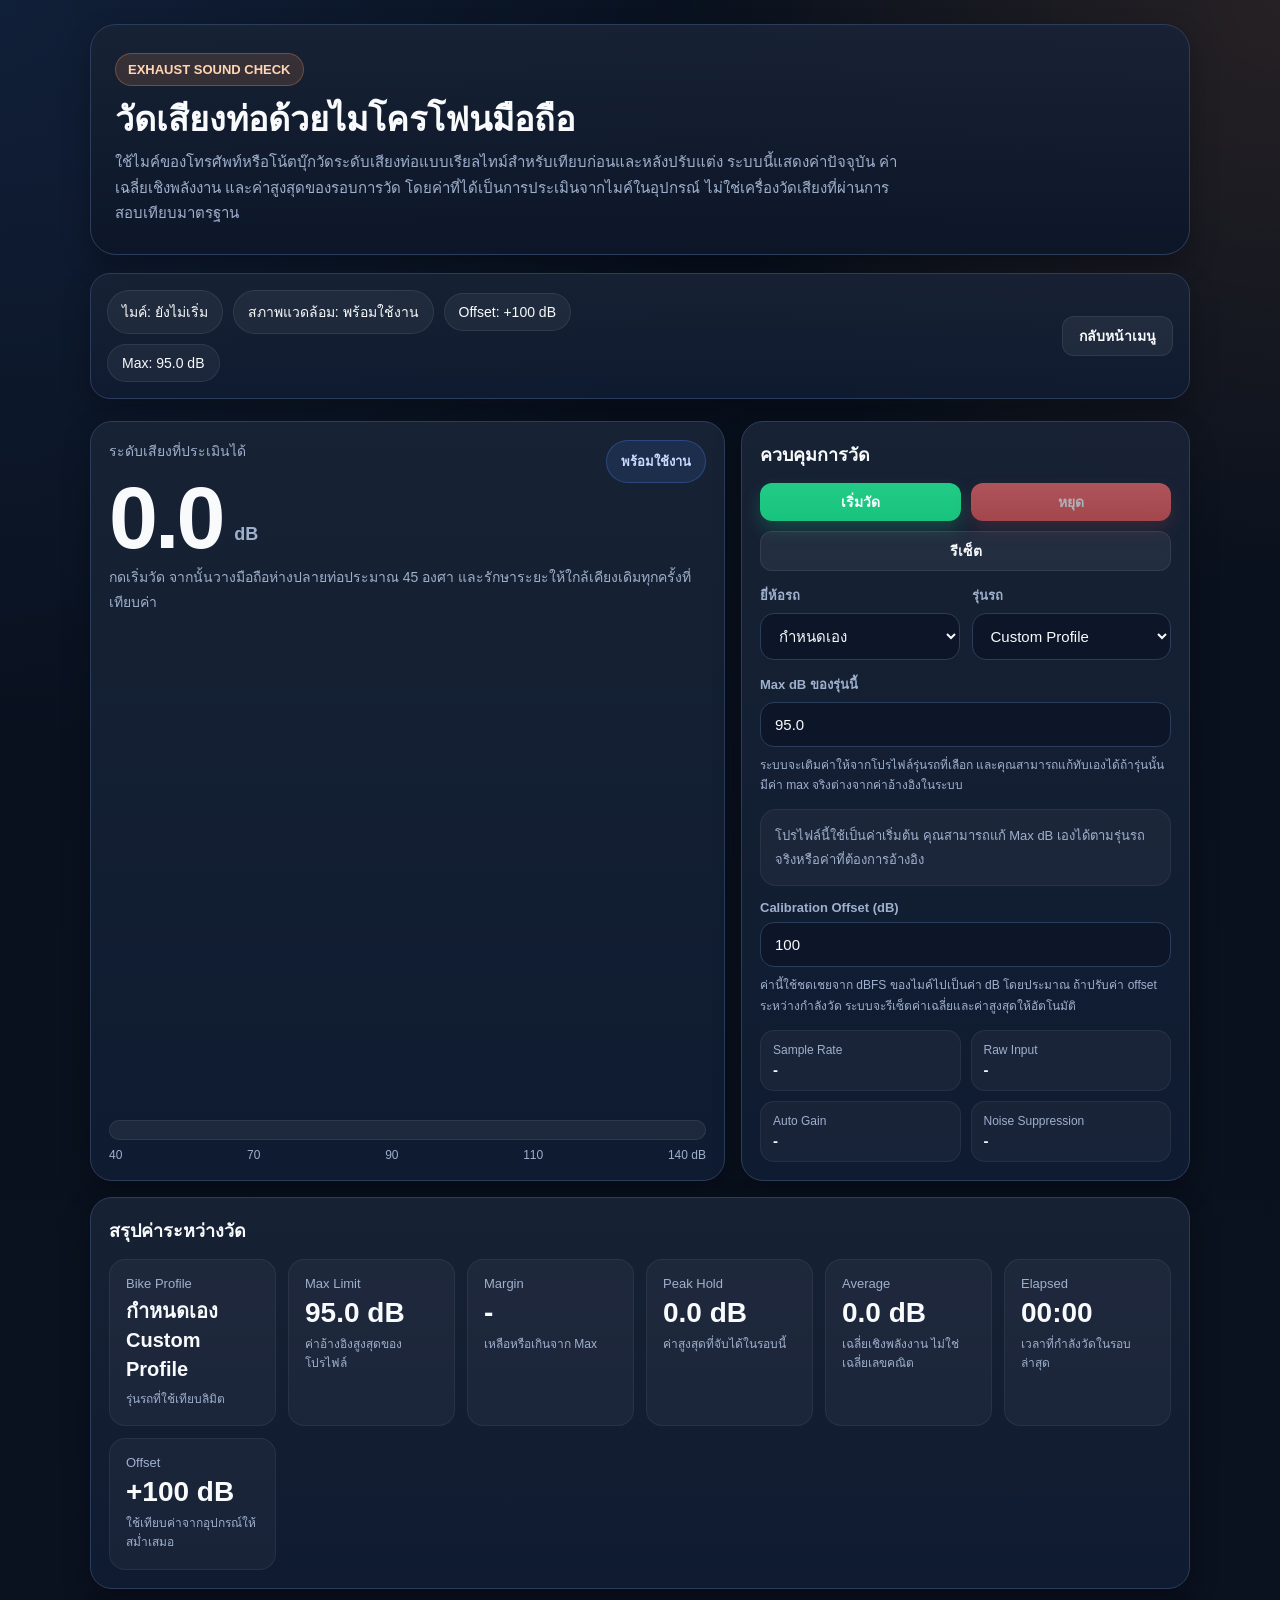
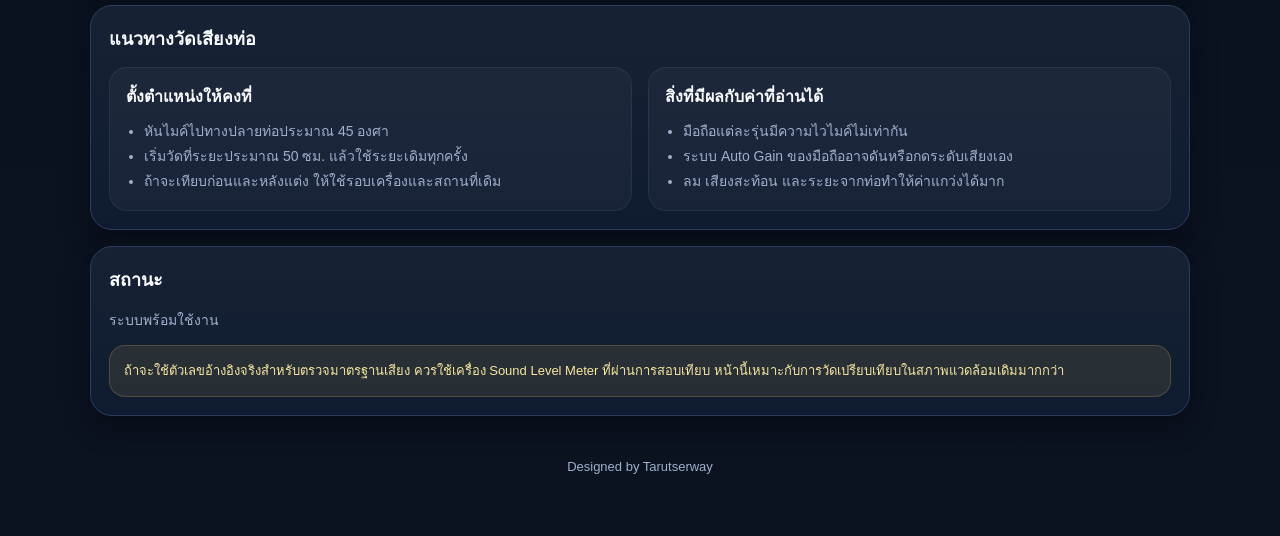
<file: exhaust-sound.html>
<!doctype html>
<html lang="th">
<head>
  <meta charset="utf-8">
  <meta name="viewport" content="width=device-width, initial-scale=1">
  <title>TR REMAP Exhaust Sound Meter</title>
  <style>
    :root{
      --bg:#0b1220;
      --panel:#182235;
      --panel-2:#0f1b31;
      --panel-3:#0c1628;
      --border:#2c3d5c;
      --text:#f8fafc;
      --muted:#9fb0cd;
      --blue:#4f8cff;
      --green:#18c37e;
      --red:#ef5b5b;
      --yellow:#f4c95d;
      --orange:#ff9d57;
      --shadow:0 12px 28px rgba(0,0,0,.28);
      --meter:#4f8cff;
    }

    *{
      box-sizing:border-box;
    }

    body{
      margin:0;
      font-family:Arial, Helvetica, sans-serif;
      background:
        radial-gradient(circle at top left, rgba(79,140,255,.12), transparent 30%),
        radial-gradient(circle at top right, rgba(255,157,87,.12), transparent 24%),
        linear-gradient(180deg, #08101d 0%, #0b1220 100%);
      color:var(--text);
      min-height:100vh;
    }

    .container{
      width:min(1100px, calc(100% - 24px));
      margin:24px auto 40px;
    }

    .hero{
      background:linear-gradient(180deg, rgba(24,34,53,.95), rgba(12,22,40,.95));
      border:1px solid var(--border);
      border-radius:26px;
      padding:28px 24px;
      box-shadow:var(--shadow);
      margin-bottom:18px;
    }

    .badge{
      display:inline-flex;
      align-items:center;
      gap:8px;
      padding:8px 12px;
      border-radius:999px;
      background:rgba(255,157,87,.14);
      border:1px solid rgba(255,157,87,.28);
      color:#ffd5b2;
      font-size:13px;
      font-weight:700;
      margin-bottom:14px;
    }

    .hero h1{
      margin:0;
      font-size:34px;
      line-height:1.15;
    }

    .subtitle{
      margin-top:10px;
      color:var(--muted);
      font-size:15px;
      line-height:1.7;
      max-width:800px;
    }

    .topbar{
      display:flex;
      justify-content:space-between;
      align-items:center;
      gap:14px;
      flex-wrap:wrap;
      margin:18px 0 22px;
      background:linear-gradient(180deg, rgba(24,34,53,.92), rgba(15,27,49,.92));
      border:1px solid var(--border);
      border-radius:20px;
      padding:16px;
      box-shadow:var(--shadow);
    }

    .topbar-left{
      display:flex;
      gap:10px;
      flex-wrap:wrap;
      align-items:center;
      flex:1 1 320px;
      min-width:0;
    }

    .user-pill{
      padding:10px 14px;
      border-radius:999px;
      background:rgba(255,255,255,.05);
      border:1px solid rgba(255,255,255,.08);
      color:var(--text);
      font-size:14px;
      white-space:nowrap;
    }

    .user-actions{
      display:flex;
      gap:10px;
      flex-wrap:wrap;
      justify-content:flex-end;
      flex:1 1 320px;
    }

    .btn{
      border:none;
      outline:none;
      cursor:pointer;
      border-radius:12px;
      padding:12px 16px;
      font-size:14px;
      font-weight:700;
      transition:.18s ease;
      text-decoration:none;
      display:inline-flex;
      align-items:center;
      justify-content:center;
      line-height:1;
      white-space:nowrap;
    }

    .btn:hover{
      transform:translateY(-1px);
    }

    .btn.primary{
      background:linear-gradient(180deg, #5a95ff, #3f7fff);
      color:#fff;
      box-shadow:0 8px 18px rgba(79,140,255,.28);
    }

    .btn.secondary{
      background:rgba(255,255,255,.06);
      color:var(--text);
      border:1px solid rgba(255,255,255,.08);
    }

    .btn.success{
      background:linear-gradient(180deg, #22cc86, #18c37e);
      color:#fff;
      box-shadow:0 8px 18px rgba(24,195,126,.24);
    }

    .btn.danger{
      background:linear-gradient(180deg, #ff7070, #ef5b5b);
      color:#fff;
      box-shadow:0 8px 18px rgba(239,91,91,.22);
    }

    .grid{
      display:grid;
      grid-template-columns:repeat(12, 1fr);
      gap:16px;
    }

    .card{
      background:linear-gradient(180deg, rgba(24,34,53,.96), rgba(15,27,49,.96));
      border:1px solid var(--border);
      border-radius:22px;
      padding:18px;
      box-shadow:var(--shadow);
    }

    .card h3{
      margin:0 0 14px;
      font-size:18px;
    }

    .live-card{
      grid-column:span 7;
      min-height:320px;
      display:flex;
      flex-direction:column;
      justify-content:space-between;
    }

    .control-card{
      grid-column:span 5;
    }

    .stats-card,
    .guide-card,
    .status-card{
      grid-column:span 12;
    }

    .level-head{
      display:flex;
      justify-content:space-between;
      gap:12px;
      align-items:flex-start;
      flex-wrap:wrap;
    }

    .level-label{
      font-size:14px;
      color:var(--muted);
    }

    .level-chip{
      display:inline-flex;
      align-items:center;
      justify-content:center;
      padding:10px 14px;
      border-radius:999px;
      font-size:13px;
      font-weight:700;
      background:rgba(79,140,255,.12);
      border:1px solid rgba(79,140,255,.28);
      color:#c9dbff;
    }

    .level-main{
      display:flex;
      align-items:flex-end;
      gap:12px;
      margin:16px 0 8px;
    }

    .level-value{
      font-size:88px;
      line-height:.9;
      font-weight:900;
      letter-spacing:-3px;
    }

    .level-unit{
      font-size:18px;
      color:var(--muted);
      font-weight:700;
      padding-bottom:12px;
    }

    .level-note{
      color:var(--muted);
      font-size:14px;
      line-height:1.8;
    }

    .meter{
      margin-top:18px;
    }

    .meter-track{
      position:relative;
      height:20px;
      border-radius:999px;
      background:rgba(255,255,255,.06);
      border:1px solid rgba(255,255,255,.08);
      overflow:hidden;
    }

    .meter-fill{
      height:100%;
      width:0;
      border-radius:999px;
      background:linear-gradient(90deg, var(--meter), rgba(255,255,255,.2));
      box-shadow:0 10px 22px rgba(79,140,255,.2);
      transition:width .14s linear, background .2s ease;
    }

    .meter-scale{
      display:flex;
      justify-content:space-between;
      margin-top:8px;
      color:var(--muted);
      font-size:12px;
    }

    .stat-grid{
      display:grid;
      grid-template-columns:repeat(auto-fit, minmax(160px, 1fr));
      gap:12px;
    }

    .stat-box{
      background:rgba(255,255,255,.04);
      border:1px solid rgba(255,255,255,.06);
      border-radius:16px;
      padding:16px;
    }

    .stat-label{
      color:var(--muted);
      font-size:13px;
      margin-bottom:6px;
    }

    .stat-value{
      font-size:28px;
      font-weight:800;
    }

    .stat-value.compact{
      font-size:20px;
      line-height:1.45;
    }

    .stat-sub{
      margin-top:6px;
      color:var(--muted);
      font-size:12px;
      line-height:1.6;
    }

    .control-stack{
      display:flex;
      flex-direction:column;
      gap:14px;
    }

    .controls{
      display:flex;
      gap:10px;
      flex-wrap:wrap;
    }

    .controls .btn{
      flex:1 1 140px;
    }

    .profile-grid{
      display:grid;
      grid-template-columns:repeat(2, 1fr);
      gap:12px;
    }

    .field label{
      display:block;
      margin-bottom:7px;
      font-size:13px;
      color:var(--muted);
      font-weight:600;
    }

    .field input,
    .field select{
      width:100%;
      padding:13px 14px;
      border-radius:14px;
      border:1px solid var(--border);
      background:var(--panel-3);
      color:var(--text);
      outline:none;
      font-size:15px;
    }

    .field input:focus,
    .field select:focus{
      border-color:var(--blue);
      box-shadow:0 0 0 3px rgba(79,140,255,.16);
    }

    .helper{
      margin-top:8px;
      font-size:12px;
      color:var(--muted);
      line-height:1.7;
    }

    .profile-note{
      padding:14px;
      border-radius:16px;
      background:rgba(255,255,255,.04);
      border:1px solid rgba(255,255,255,.06);
      color:var(--muted);
      line-height:1.8;
      font-size:13px;
    }

    .device-meta{
      display:grid;
      grid-template-columns:repeat(2, 1fr);
      gap:10px;
    }

    .meta-box{
      background:rgba(255,255,255,.04);
      border:1px solid rgba(255,255,255,.06);
      border-radius:14px;
      padding:12px;
    }

    .meta-label{
      color:var(--muted);
      font-size:12px;
      margin-bottom:4px;
    }

    .meta-value{
      font-size:15px;
      font-weight:700;
    }

    .guide-grid{
      display:grid;
      grid-template-columns:repeat(2, 1fr);
      gap:16px;
    }

    .guide-box{
      background:rgba(255,255,255,.04);
      border:1px solid rgba(255,255,255,.06);
      border-radius:18px;
      padding:16px;
    }

    .guide-box h4{
      margin:0 0 10px;
      font-size:16px;
    }

    .guide-box ul{
      margin:0;
      padding-left:18px;
      color:var(--muted);
      line-height:1.8;
      font-size:14px;
    }

    .status-text{
      color:var(--muted);
      line-height:1.8;
      font-size:14px;
      white-space:pre-line;
    }

    .warning{
      margin-top:12px;
      padding:14px;
      border-radius:16px;
      background:rgba(244,201,93,.1);
      border:1px solid rgba(244,201,93,.2);
      color:#f8e6a1;
      line-height:1.7;
      font-size:13px;
    }

    .footer{
      text-align:center;
      margin-top:22px;
      padding:18px;
      color:var(--muted);
      font-size:13px;
      line-height:1.7;
    }

    @media (max-width:960px){
      .live-card,
      .control-card,
      .stats-card,
      .guide-card,
      .status-card{
        grid-column:span 12;
      }

      .stat-grid{
        grid-template-columns:repeat(2, 1fr);
      }
    }

    @media (max-width:720px){
      .container{
        width:min(100% - 14px, 1100px);
      }

      .hero{
        padding:22px 16px;
      }

      .hero h1{
        font-size:27px;
      }

      .topbar{
        padding:14px;
        flex-direction:column;
        align-items:stretch;
      }

      .topbar-left,
      .user-actions{
        width:100%;
        flex:unset;
      }

      .user-actions{
        justify-content:stretch;
      }

      .user-actions .btn,
      .controls .btn{
        width:100%;
        flex:1 1 100%;
      }

      .level-value{
        font-size:64px;
      }

      .stat-grid,
      .profile-grid,
      .device-meta,
      .guide-grid{
        grid-template-columns:1fr;
      }
    }
  </style>
</head>
<body>
  <div class="container">
    <section class="hero">
      <div class="badge">EXHAUST SOUND CHECK</div>
      <h1>วัดเสียงท่อด้วยไมโครโฟนมือถือ</h1>
      <div class="subtitle">
        ใช้ไมค์ของโทรศัพท์หรือโน้ตบุ๊กวัดระดับเสียงท่อแบบเรียลไทม์สำหรับเทียบก่อนและหลังปรับแต่ง
        ระบบนี้แสดงค่าปัจจุบัน ค่าเฉลี่ยเชิงพลังงาน และค่าสูงสุดของรอบการวัด โดยค่าที่ได้เป็นการประเมินจากไมค์ในอุปกรณ์
        ไม่ใช่เครื่องวัดเสียงที่ผ่านการสอบเทียบมาตรฐาน
      </div>
    </section>

    <div class="topbar">
      <div class="topbar-left">
        <div class="user-pill" id="micStatus">ไมค์: ยังไม่เริ่ม</div>
        <div class="user-pill" id="envStatus">สภาพแวดล้อม: กำลังตรวจสอบ</div>
        <div class="user-pill" id="offsetStatus">Offset: +100 dB</div>
        <div class="user-pill" id="limitStatus">Max: -</div>
      </div>

      <div class="user-actions">
        <a class="btn secondary" href="index.html">กลับหน้าเมนู</a>
      </div>
    </div>

    <section class="grid">
      <div class="card live-card">
        <div>
          <div class="level-head">
            <div>
              <div class="level-label">ระดับเสียงที่ประเมินได้</div>
              <div class="level-main">
                <div class="level-value" id="currentDb">0.0</div>
                <div class="level-unit">dB</div>
              </div>
            </div>

            <div class="level-chip" id="levelTag">พร้อมใช้งาน</div>
          </div>

          <div class="level-note" id="liveHint">
            กดเริ่มวัด จากนั้นวางมือถือห่างปลายท่อประมาณ 45 องศา และรักษาระยะให้ใกล้เคียงเดิมทุกครั้งที่เทียบค่า
          </div>
        </div>

        <div class="meter">
          <div class="meter-track">
            <div class="meter-fill" id="meterFill"></div>
          </div>
          <div class="meter-scale">
            <span>40</span>
            <span>70</span>
            <span>90</span>
            <span>110</span>
            <span>140 dB</span>
          </div>
        </div>
      </div>

      <div class="card control-card">
        <h3>ควบคุมการวัด</h3>
        <div class="control-stack">
          <div class="controls">
            <button class="btn success" id="startBtn" onclick="startSoundMeter()">เริ่มวัด</button>
            <button class="btn danger" id="stopBtn" onclick="stopSoundMeter()">หยุด</button>
            <button class="btn secondary" onclick="resetSoundMeter()">รีเซ็ต</button>
          </div>

          <div class="profile-grid">
            <div class="field">
              <label for="bikeBrand">ยี่ห้อรถ</label>
              <select id="bikeBrand"></select>
            </div>

            <div class="field">
              <label for="bikeModel">รุ่นรถ</label>
              <select id="bikeModel"></select>
            </div>
          </div>

          <div class="field">
            <label for="customLimitInput">Max dB ของรุ่นนี้</label>
            <input id="customLimitInput" type="number" step="0.1" min="40" max="140" placeholder="95.0">
            <div class="helper">
              ระบบจะเติมค่าให้จากโปรไฟล์รุ่นรถที่เลือก และคุณสามารถแก้ทับเองได้ถ้ารุ่นนั้นมีค่า max จริงต่างจากค่าอ้างอิงในระบบ
            </div>
          </div>

          <div class="profile-note" id="profileNote">
            เลือกยี่ห้อและรุ่นรถก่อน ระบบจะขึ้นค่า Max dB สำหรับใช้เทียบระหว่างวัด
          </div>

          <div class="field">
            <label for="calibrationInput">Calibration Offset (dB)</label>
            <input id="calibrationInput" type="number" step="1" value="100" min="60" max="130">
            <div class="helper">
              ค่านี้ใช้ชดเชยจาก dBFS ของไมค์ไปเป็นค่า dB โดยประมาณ ถ้าปรับค่า offset ระหว่างกำลังวัด ระบบจะรีเซ็ตค่าเฉลี่ยและค่าสูงสุดให้อัตโนมัติ
            </div>
          </div>

          <div class="device-meta">
            <div class="meta-box">
              <div class="meta-label">Sample Rate</div>
              <div class="meta-value" id="sampleRateValue">-</div>
            </div>
            <div class="meta-box">
              <div class="meta-label">Raw Input</div>
              <div class="meta-value" id="rawDbfsValue">-</div>
            </div>
            <div class="meta-box">
              <div class="meta-label">Auto Gain</div>
              <div class="meta-value" id="agcValue">-</div>
            </div>
            <div class="meta-box">
              <div class="meta-label">Noise Suppression</div>
              <div class="meta-value" id="noiseValue">-</div>
            </div>
          </div>
        </div>
      </div>

      <div class="card stats-card">
        <h3>สรุปค่าระหว่างวัด</h3>
        <div class="stat-grid">
          <div class="stat-box">
            <div class="stat-label">Bike Profile</div>
            <div class="stat-value compact" id="selectedBikeValue">-</div>
            <div class="stat-sub">รุ่นรถที่ใช้เทียบลิมิต</div>
          </div>
          <div class="stat-box">
            <div class="stat-label">Max Limit</div>
            <div class="stat-value" id="maxLimitValue">-</div>
            <div class="stat-sub">ค่าอ้างอิงสูงสุดของโปรไฟล์</div>
          </div>
          <div class="stat-box">
            <div class="stat-label">Margin</div>
            <div class="stat-value" id="marginValue">-</div>
            <div class="stat-sub">เหลือหรือเกินจาก Max</div>
          </div>
          <div class="stat-box">
            <div class="stat-label">Peak Hold</div>
            <div class="stat-value" id="peakDb">0.0 dB</div>
            <div class="stat-sub">ค่าสูงสุดที่จับได้ในรอบนี้</div>
          </div>
          <div class="stat-box">
            <div class="stat-label">Average</div>
            <div class="stat-value" id="avgDb">0.0 dB</div>
            <div class="stat-sub">เฉลี่ยเชิงพลังงาน ไม่ใช่เฉลี่ยเลขคณิต</div>
          </div>
          <div class="stat-box">
            <div class="stat-label">Elapsed</div>
            <div class="stat-value" id="elapsedValue">00:00</div>
            <div class="stat-sub">เวลาที่กำลังวัดในรอบล่าสุด</div>
          </div>
          <div class="stat-box">
            <div class="stat-label">Offset</div>
            <div class="stat-value" id="offsetValue">+100 dB</div>
            <div class="stat-sub">ใช้เทียบค่าจากอุปกรณ์ให้สม่ำเสมอ</div>
          </div>
        </div>
      </div>

      <div class="card guide-card">
        <h3>แนวทางวัดเสียงท่อ</h3>
        <div class="guide-grid">
          <div class="guide-box">
            <h4>ตั้งตำแหน่งให้คงที่</h4>
            <ul>
              <li>หันไมค์ไปทางปลายท่อประมาณ 45 องศา</li>
              <li>เริ่มวัดที่ระยะประมาณ 50 ซม. แล้วใช้ระยะเดิมทุกครั้ง</li>
              <li>ถ้าจะเทียบก่อนและหลังแต่ง ให้ใช้รอบเครื่องและสถานที่เดิม</li>
            </ul>
          </div>
          <div class="guide-box">
            <h4>สิ่งที่มีผลกับค่าที่อ่านได้</h4>
            <ul>
              <li>มือถือแต่ละรุ่นมีความไวไมค์ไม่เท่ากัน</li>
              <li>ระบบ Auto Gain ของมือถืออาจดันหรือกดระดับเสียงเอง</li>
              <li>ลม เสียงสะท้อน และระยะจากท่อทำให้ค่าแกว่งได้มาก</li>
            </ul>
          </div>
        </div>
      </div>

      <div class="card status-card">
        <h3>สถานะ</h3>
        <div class="status-text" id="statusText">ระบบพร้อมใช้งาน</div>
        <div class="warning">
          ถ้าจะใช้ตัวเลขอ้างอิงจริงสำหรับตรวจมาตรฐานเสียง ควรใช้เครื่อง Sound Level Meter ที่ผ่านการสอบเทียบ
          หน้านี้เหมาะกับการวัดเปรียบเทียบในสภาพแวดล้อมเดิมมากกว่า
        </div>
      </div>
    </section>

    <div class="footer">
      Designed by Tarutserway
    </div>
  </div>

  <script>
    const AudioCtx = window.AudioContext || window.webkitAudioContext;
    const bikeProfiles = [
      {
        brand: "กำหนดเอง",
        models: [
          {
            id: "custom",
            name: "Custom Profile",
            maxDb: 95,
            note: "โปรไฟล์นี้ใช้เป็นค่าเริ่มต้น คุณสามารถแก้ Max dB เองได้ตามรุ่นรถจริงหรือค่าที่ต้องการอ้างอิง"
          }
        ]
      },
      {
        brand: "Honda",
        models: [
          {
            id: "wave110i",
            name: "Wave 110i",
            maxDb: 95,
            note: "ค่าในระบบเป็นค่าอ้างอิงเริ่มต้นสำหรับรถใช้งานทั่วไป ควรปรับเป็นค่ารุ่นจริงถ้ามีข้อมูลจากรถคันนั้น"
          },
          {
            id: "click160",
            name: "Click 160",
            maxDb: 95,
            note: "ค่าในระบบเป็นค่าอ้างอิงเริ่มต้น สามารถแก้ทับได้หากต้องการใช้ค่าประจำรุ่นที่แม่นกว่า"
          },
          {
            id: "lead125",
            name: "Lead 125",
            maxDb: 95,
            note: "ค่าอ้างอิงเริ่มต้นสำหรับ Lead 125 สามารถแก้ทับเป็นค่ารุ่นจริงของรถคันที่วัดได้"
          },
          {
            id: "giorno125",
            name: "Giorno 125",
            maxDb: 95,
            note: "ค่าอ้างอิงเริ่มต้นสำหรับ Giorno 125 ใช้สำหรับเทียบก่อนและหลังปรับแต่งได้"
          },
          {
            id: "pcx150",
            name: "PCX 150",
            maxDb: 95,
            note: "ค่าอ้างอิงเริ่มต้นสำหรับ PCX 150 และสามารถแก้เป็นค่าจริงตามรุ่นย่อยหรือสภาพรถได้"
          },
          {
            id: "pcx160",
            name: "PCX 160",
            maxDb: 95,
            note: "ค่าอ้างอิงเริ่มต้นสำหรับเปรียบเทียบก่อนและหลังปรับแต่ง"
          },
          {
            id: "adv160",
            name: "ADV 160",
            maxDb: 95,
            note: "ใช้เป็นค่าอ้างอิงเบื้องต้นและแก้เพิ่มได้ตามข้อมูลจริงของรถ"
          },
          {
            id: "forza350",
            name: "Forza 350",
            maxDb: 99,
            note: "ค่าอ้างอิงเริ่มต้นของรถคลาสใหญ่กว่าเดิม ถ้ามีค่ามาตรฐานประจำรุ่นควรใช้ค่านั้นแทน"
          }
        ]
      },
      {
        brand: "Yamaha",
        models: [
          {
            id: "fino125",
            name: "Fino 125",
            maxDb: 95,
            note: "ค่าอ้างอิงเริ่มต้นสำหรับรถใช้งานทั่วไป"
          },
          {
            id: "aerox155",
            name: "Aerox 155",
            maxDb: 95,
            note: "ค่าอ้างอิงเริ่มต้น สามารถปรับตามค่ารุ่นจริงได้"
          },
          {
            id: "nmax155",
            name: "NMAX 155",
            maxDb: 95,
            note: "ค่าอ้างอิงเริ่มต้นสำหรับใช้เทียบในการวัด"
          },
          {
            id: "xmax300",
            name: "XMAX 300",
            maxDb: 99,
            note: "ค่าอ้างอิงเริ่มต้นสำหรับรถคลาส 300"
          }
        ]
      },
      {
        brand: "Suzuki",
        models: [
          {
            id: "smash115fi",
            name: "Smash 115 FI",
            maxDb: 95,
            note: "ค่าอ้างอิงเริ่มต้นสำหรับรถใช้งานทั่วไป"
          },
          {
            id: "burgman400",
            name: "Burgman 400",
            maxDb: 99,
            note: "ค่าอ้างอิงเริ่มต้นสำหรับรถคลาสใหญ่ ถ้ามีค่ารุ่นจริงควรแก้ทับ"
          }
        ]
      },
      {
        brand: "Kawasaki",
        models: [
          {
            id: "klx230",
            name: "KLX 230",
            maxDb: 99,
            note: "ค่าอ้างอิงเริ่มต้นสำหรับรถแนว dual-sport"
          },
          {
            id: "ninja400",
            name: "Ninja 400",
            maxDb: 102,
            note: "ค่าอ้างอิงเริ่มต้นสำหรับรถคลาส 400 สามารถแก้ทับได้"
          }
        ]
      }
    ];

    const currentDb = document.getElementById("currentDb");
    const peakDb = document.getElementById("peakDb");
    const avgDb = document.getElementById("avgDb");
    const elapsedValue = document.getElementById("elapsedValue");
    const levelTag = document.getElementById("levelTag");
    const liveHint = document.getElementById("liveHint");
    const meterFill = document.getElementById("meterFill");
    const micStatus = document.getElementById("micStatus");
    const envStatus = document.getElementById("envStatus");
    const offsetStatus = document.getElementById("offsetStatus");
    const limitStatus = document.getElementById("limitStatus");
    const offsetValue = document.getElementById("offsetValue");
    const selectedBikeValue = document.getElementById("selectedBikeValue");
    const maxLimitValue = document.getElementById("maxLimitValue");
    const marginValue = document.getElementById("marginValue");
    const rawDbfsValue = document.getElementById("rawDbfsValue");
    const sampleRateValue = document.getElementById("sampleRateValue");
    const agcValue = document.getElementById("agcValue");
    const noiseValue = document.getElementById("noiseValue");
    const statusText = document.getElementById("statusText");
    const startBtn = document.getElementById("startBtn");
    const stopBtn = document.getElementById("stopBtn");
    const bikeBrand = document.getElementById("bikeBrand");
    const bikeModel = document.getElementById("bikeModel");
    const customLimitInput = document.getElementById("customLimitInput");
    const profileNote = document.getElementById("profileNote");
    const calibrationInput = document.getElementById("calibrationInput");

    let audioContext = null;
    let analyser = null;
    let sourceNode = null;
    let mediaStream = null;
    let buffer = null;
    let rafId = 0;
    let timerId = 0;
    let isMeasuring = false;
    let startedAt = 0;
    let peakEstimate = 0;
    let energyAccumulator = 0;
    let energySamples = 0;
    let smoothedEstimate = NaN;
    let lastMeasuredDb = NaN;

    function clamp(value, min, max) {
      return Math.min(max, Math.max(min, value));
    }

    function formatDb(value) {
      return Number.isFinite(value) ? `${value.toFixed(1)} dB` : "-";
    }

    function formatRawDb(value) {
      return Number.isFinite(value) ? `${value.toFixed(1)} dBFS` : "-";
    }

    function formatElapsed(ms) {
      const totalSeconds = Math.max(0, Math.floor(ms / 1000));
      const minutes = Math.floor(totalSeconds / 60);
      const seconds = totalSeconds % 60;
      return `${String(minutes).padStart(2, "0")}:${String(seconds).padStart(2, "0")}`;
    }

    function setStatus(text) {
      statusText.textContent = text;
    }

    function getCalibrationOffset() {
      const value = Number.parseFloat(calibrationInput.value);
      return Number.isFinite(value) ? value : 100;
    }

    function syncOffsetLabels() {
      const text = `${getCalibrationOffset() >= 0 ? "+" : ""}${getCalibrationOffset().toFixed(0)} dB`;
      offsetStatus.textContent = `Offset: ${text}`;
      offsetValue.textContent = text;
    }

    function setPillTone(element, color) {
      element.style.background = `${color}1f`;
      element.style.borderColor = `${color}55`;
      element.style.color = color;
    }

    function setNeutralLimitPill(text) {
      limitStatus.textContent = text;
      limitStatus.style.background = "rgba(255,255,255,.05)";
      limitStatus.style.borderColor = "rgba(255,255,255,.08)";
      limitStatus.style.color = "var(--text)";
    }

    function getSelectedBrandGroup() {
      return bikeProfiles.find((group) => group.brand === bikeBrand.value) || bikeProfiles[0];
    }

    function getSelectedModelProfile() {
      const group = getSelectedBrandGroup();
      return group.models.find((model) => model.id === bikeModel.value) || group.models[0];
    }

    function getProfileLimitDb() {
      const value = Number.parseFloat(customLimitInput.value);
      return Number.isFinite(value) && value > 0 ? value : NaN;
    }

    function populateBrandOptions(selectedBrand) {
      bikeBrand.innerHTML = bikeProfiles
        .map((group) => `<option value="${group.brand}">${group.brand}</option>`)
        .join("");

      bikeBrand.value = bikeProfiles.some((group) => group.brand === selectedBrand)
        ? selectedBrand
        : bikeProfiles[0].brand;
    }

    function populateModelOptions(selectedModel) {
      const group = getSelectedBrandGroup();

      bikeModel.innerHTML = group.models
        .map((model) => `<option value="${model.id}">${model.name}</option>`)
        .join("");

      bikeModel.value = group.models.some((model) => model.id === selectedModel)
        ? selectedModel
        : group.models[0].id;
    }

    function marginTone(diff) {
      if (diff < 0) return "#ef5b5b";
      if (diff < 3) return "#ff9d57";
      return "#18c37e";
    }

    function updateProfileDisplay(measuredDb = NaN) {
      const group = getSelectedBrandGroup();
      const model = getSelectedModelProfile();
      const limitDb = getProfileLimitDb();
      const label = `${group.brand} ${model.name}`;

      selectedBikeValue.textContent = label;
      profileNote.textContent = model.note;
      maxLimitValue.textContent = Number.isFinite(limitDb) ? formatDb(limitDb) : "-";

      if (!Number.isFinite(limitDb)) {
        marginValue.textContent = "-";
        marginValue.style.color = "";
        setNeutralLimitPill("Max: -");
        return;
      }

      setNeutralLimitPill(`Max: ${limitDb.toFixed(1)} dB`);

      if (!Number.isFinite(measuredDb) || measuredDb <= 0) {
        marginValue.textContent = "-";
        marginValue.style.color = "";
        return;
      }

      const diff = limitDb - measuredDb;
      marginValue.textContent = diff >= 0
        ? `เหลือ ${diff.toFixed(1)} dB`
        : `เกิน ${Math.abs(diff).toFixed(1)} dB`;
      marginValue.style.color = marginTone(diff);

      if (diff < 0) {
        limitStatus.textContent = `Max: เกิน ${Math.abs(diff).toFixed(1)} dB`;
        setPillTone(limitStatus, "#ef5b5b");
      } else if (diff < 3) {
        limitStatus.textContent = `Max: ใกล้ลิมิต ${diff.toFixed(1)} dB`;
        setPillTone(limitStatus, "#ff9d57");
      } else {
        limitStatus.textContent = `Max: เหลือ ${diff.toFixed(1)} dB`;
        setPillTone(limitStatus, "#18c37e");
      }
    }

    function applySelectedProfile() {
      const model = getSelectedModelProfile();
      customLimitInput.value = Number.isFinite(model.maxDb) ? model.maxDb.toFixed(1) : "";
      updateProfileDisplay(lastMeasuredDb);
    }

    function initialiseBikeProfiles() {
      populateBrandOptions("กำหนดเอง");
      populateModelOptions("custom");
      applySelectedProfile();
    }

    function measurementLabel(db) {
      if (db < 65) return "เบา";
      if (db < 85) return "กำลังดี";
      if (db < 100) return "ดัง";
      if (db < 115) return "ดังมาก";
      return "แข่งสนาม";
    }

    function meterColor(db) {
      if (db < 65) return "#4f8cff";
      if (db < 85) return "#18c37e";
      if (db < 100) return "#f4c95d";
      if (db < 115) return "#ff9d57";
      return "#ef5b5b";
    }

    function setActionState() {
      startBtn.disabled = isMeasuring;
      stopBtn.disabled = !isMeasuring;
      startBtn.style.opacity = isMeasuring ? ".65" : "1";
      stopBtn.style.opacity = isMeasuring ? "1" : ".65";
    }

    function setDeviceMeta(settings = {}) {
      const rate = audioContext?.sampleRate || settings.sampleRate || null;
      sampleRateValue.textContent = rate ? `${rate} Hz` : "-";
      agcValue.textContent = settings.autoGainControl === undefined ? "-" : settings.autoGainControl ? "On" : "Off";
      noiseValue.textContent = settings.noiseSuppression === undefined ? "-" : settings.noiseSuppression ? "On" : "Off";
    }

    function averageEstimateDb() {
      if (!energySamples) return 0;
      return 10 * Math.log10(energyAccumulator / energySamples);
    }

    function updateElapsed() {
      elapsedValue.textContent = isMeasuring ? formatElapsed(Date.now() - startedAt) : "00:00";
    }

    function resetSessionStats() {
      peakEstimate = 0;
      energyAccumulator = 0;
      energySamples = 0;
      smoothedEstimate = NaN;
      lastMeasuredDb = NaN;
      currentDb.textContent = "0.0";
      peakDb.textContent = "0.0 dB";
      avgDb.textContent = "0.0 dB";
      rawDbfsValue.textContent = "-";
      meterFill.style.width = "0%";
      meterFill.style.background = "linear-gradient(90deg, #4f8cff, rgba(255,255,255,.2))";
      levelTag.textContent = "พร้อมใช้งาน";
      levelTag.style.background = "rgba(79,140,255,.12)";
      levelTag.style.borderColor = "rgba(79,140,255,.28)";
      levelTag.style.color = "#c9dbff";
      updateProfileDisplay();
    }

    function cleanupAudio() {
      if (rafId) {
        cancelAnimationFrame(rafId);
        rafId = 0;
      }

      if (timerId) {
        clearInterval(timerId);
        timerId = 0;
      }

      if (sourceNode) {
        sourceNode.disconnect();
        sourceNode = null;
      }

      if (mediaStream) {
        mediaStream.getTracks().forEach((track) => track.stop());
        mediaStream = null;
      }

      if (audioContext) {
        audioContext.close();
        audioContext = null;
      }

      analyser = null;
      buffer = null;
      isMeasuring = false;
      setActionState();
    }

    function updateLiveDisplay(estimatedDb, rawDbfs) {
      const color = meterColor(estimatedDb);
      const width = clamp(((estimatedDb - 40) / 100) * 100, 0, 100);
      const averageDb = averageEstimateDb();
      const limitDb = getProfileLimitDb();

      lastMeasuredDb = estimatedDb;

      currentDb.textContent = estimatedDb.toFixed(1);
      peakDb.textContent = formatDb(peakEstimate);
      avgDb.textContent = formatDb(averageDb);
      rawDbfsValue.textContent = formatRawDb(rawDbfs);
      meterFill.style.width = `${width}%`;
      meterFill.style.background = `linear-gradient(90deg, ${color}, rgba(255,255,255,.25))`;
      updateProfileDisplay(estimatedDb);

      if (Number.isFinite(limitDb)) {
        const diff = limitDb - estimatedDb;
        const selectedLabel = selectedBikeValue.textContent;

        if (diff < 0) {
          levelTag.textContent = `เกิน Max ${Math.abs(diff).toFixed(1)} dB`;
          setPillTone(levelTag, "#ef5b5b");
          liveHint.textContent = `${selectedLabel} ตั้ง Max ที่ ${limitDb.toFixed(1)} dB ขณะนี้เกินลิมิตแล้ว ควรรักษาระยะวัดและรอบเครื่องให้คงที่เพื่อยืนยันผล`;
          return;
        }

        if (diff < 3) {
          levelTag.textContent = `ใกล้ Max ${diff.toFixed(1)} dB`;
          setPillTone(levelTag, "#ff9d57");
          liveHint.textContent = `${selectedLabel} เหลือระยะเผื่อจาก Max ไม่มาก ควรลดเสียงหรือเช็กตำแหน่งวัดให้คงที่`;
          return;
        }

        levelTag.textContent = `ต่ำกว่า Max ${diff.toFixed(1)} dB`;
        setPillTone(levelTag, "#18c37e");
        liveHint.textContent = `${selectedLabel} ยังต่ำกว่า Max ${diff.toFixed(1)} dB`;
        return;
      }

      levelTag.textContent = measurementLabel(estimatedDb);
      levelTag.style.background = `${color}1f`;
      levelTag.style.borderColor = `${color}55`;
      levelTag.style.color = color;

      liveHint.textContent =
        estimatedDb >= 100
          ? "ระดับเสียงค่อนข้างสูง ควรจับเครื่องให้นิ่งและรักษาระยะวัดให้คงที่เพื่อเทียบค่าได้แม่นขึ้น"
          : "ถ้าค่าขึ้นลงเร็ว ให้ขยับห่างจากปลายท่ออีกเล็กน้อยและหลีกเลี่ยงลมหรือเสียงสะท้อนใกล้ตัวรถ";
    }

    function monitorSound() {
      if (!analyser || !buffer || !isMeasuring) return;

      analyser.getFloatTimeDomainData(buffer);

      let sumSquares = 0;
      for (let i = 0; i < buffer.length; i += 1) {
        sumSquares += buffer[i] * buffer[i];
      }

      const rms = Math.sqrt(sumSquares / buffer.length);
      const rawDbfs = 20 * Math.log10(Math.max(rms, 0.000001));
      const estimatedDb = clamp(rawDbfs + getCalibrationOffset(), 0, 140);

      smoothedEstimate = Number.isFinite(smoothedEstimate)
        ? smoothedEstimate * 0.82 + estimatedDb * 0.18
        : estimatedDb;

      peakEstimate = Math.max(peakEstimate, estimatedDb);
      energyAccumulator += 10 ** (estimatedDb / 10);
      energySamples += 1;

      updateLiveDisplay(smoothedEstimate, rawDbfs);
      rafId = requestAnimationFrame(monitorSound);
    }

    function handleStartError(error) {
      cleanupAudio();
      micStatus.textContent = "ไมค์: ใช้งานไม่ได้";

      const messages = {
        NotAllowedError: "ไม่ได้รับสิทธิ์ใช้ไมโครโฟน กรุณาอนุญาตไมค์แล้วลองใหม่",
        NotFoundError: "ไม่พบไมโครโฟนในอุปกรณ์นี้",
        NotReadableError: "ไมโครโฟนถูกใช้งานอยู่หรือระบบไม่ให้เข้าถึง",
        OverconstrainedError: "ข้อกำหนดไมโครโฟนไม่รองรับกับอุปกรณ์นี้",
        SecurityError: "เบราว์เซอร์บล็อกการใช้ไมค์เพราะไม่ได้เปิดผ่าน HTTPS หรือ localhost"
      };

      setStatus(messages[error.name] || `เริ่มวัดไม่สำเร็จ: ${error.message || error.name}`);
    }

    async function startSoundMeter() {
      if (isMeasuring) {
        setStatus("กำลังวัดเสียงอยู่แล้ว");
        return;
      }

      if (!AudioCtx || !navigator.mediaDevices || !navigator.mediaDevices.getUserMedia) {
        setStatus("เบราว์เซอร์นี้ไม่รองรับการวัดเสียงผ่านไมโครโฟน");
        return;
      }

      if (!window.isSecureContext) {
        setStatus("การเข้าถึงไมค์ต้องเปิดหน้านี้ผ่าน HTTPS หรือ localhost");
        return;
      }

      try {
        mediaStream = await navigator.mediaDevices.getUserMedia({
          audio: {
            channelCount: 1,
            echoCancellation: false,
            noiseSuppression: false,
            autoGainControl: false
          }
        });

        audioContext = new AudioCtx();
        await audioContext.resume();

        analyser = audioContext.createAnalyser();
        analyser.fftSize = 2048;
        analyser.smoothingTimeConstant = 0.15;

        buffer = new Float32Array(analyser.fftSize);
        sourceNode = audioContext.createMediaStreamSource(mediaStream);
        sourceNode.connect(analyser);

        const [track] = mediaStream.getAudioTracks();
        setDeviceMeta(track ? track.getSettings() : {});

        startedAt = Date.now();
        isMeasuring = true;
        resetSessionStats();
        setActionState();

        timerId = setInterval(updateElapsed, 250);
        updateElapsed();

        micStatus.textContent = "ไมค์: กำลังวัด";
        const activeLabel = selectedBikeValue.textContent;
        const activeLimit = getProfileLimitDb();
        setStatus(
          Number.isFinite(activeLimit)
            ? `เริ่มวัดแล้ว\nโปรไฟล์ที่ใช้เทียบ: ${activeLabel}\nMax ของโปรไฟล์นี้ = ${activeLimit.toFixed(1)} dB\nถือมือถือให้นิ่งและคุมระยะจากปลายท่อให้เหมือนเดิมทุกครั้ง`
            : "เริ่มวัดแล้ว\nถือมือถือให้นิ่งและคุมระยะจากปลายท่อให้เหมือนเดิมทุกครั้ง\nถ้าปรับ offset ระหว่างวัด ระบบจะรีเซ็ตค่า Average และ Peak"
        );

        monitorSound();
      } catch (error) {
        handleStartError(error);
      }
    }

    function stopSoundMeter() {
      if (!isMeasuring) {
        setStatus("ยังไม่ได้เริ่มวัด");
        return;
      }

      cleanupAudio();
      micStatus.textContent = "ไมค์: หยุดแล้ว";
      setStatus("หยุดการวัดแล้ว");
    }

    function resetSoundMeter() {
      cleanupAudio();
      resetSessionStats();
      setDeviceMeta();
      elapsedValue.textContent = "00:00";
      micStatus.textContent = "ไมค์: ยังไม่เริ่ม";
      setStatus("ล้างข้อมูลการวัดแล้ว");
    }

    bikeBrand.addEventListener("change", () => {
      populateModelOptions();
      applySelectedProfile();
    });

    bikeModel.addEventListener("change", applySelectedProfile);

    customLimitInput.addEventListener("input", () => {
      updateProfileDisplay(lastMeasuredDb);
    });

    calibrationInput.addEventListener("input", syncOffsetLabels);

    calibrationInput.addEventListener("change", () => {
      syncOffsetLabels();

      if (isMeasuring) {
        resetSessionStats();
        setStatus("ปรับ Calibration Offset ใหม่แล้ว ค่า Average และ Peak ถูกรีเซ็ตเพื่อให้เทียบค่าได้ตรงขึ้น");
      }
    });

    window.addEventListener("beforeunload", cleanupAudio);

    envStatus.textContent = window.isSecureContext
      ? "สภาพแวดล้อม: พร้อมใช้งาน"
      : "สภาพแวดล้อม: ต้องใช้ HTTPS";

    initialiseBikeProfiles();
    syncOffsetLabels();
    resetSessionStats();
    setActionState();
    setStatus(
      window.isSecureContext
        ? "ระบบพร้อมใช้งาน"
        : "ต้องเปิดหน้านี้ผ่าน HTTPS หรือ localhost เพื่อขอใช้ไมโครโฟน"
    );

    window.startSoundMeter = startSoundMeter;
    window.stopSoundMeter = stopSoundMeter;
    window.resetSoundMeter = resetSoundMeter;
  </script>
</body>
</html>
</file>
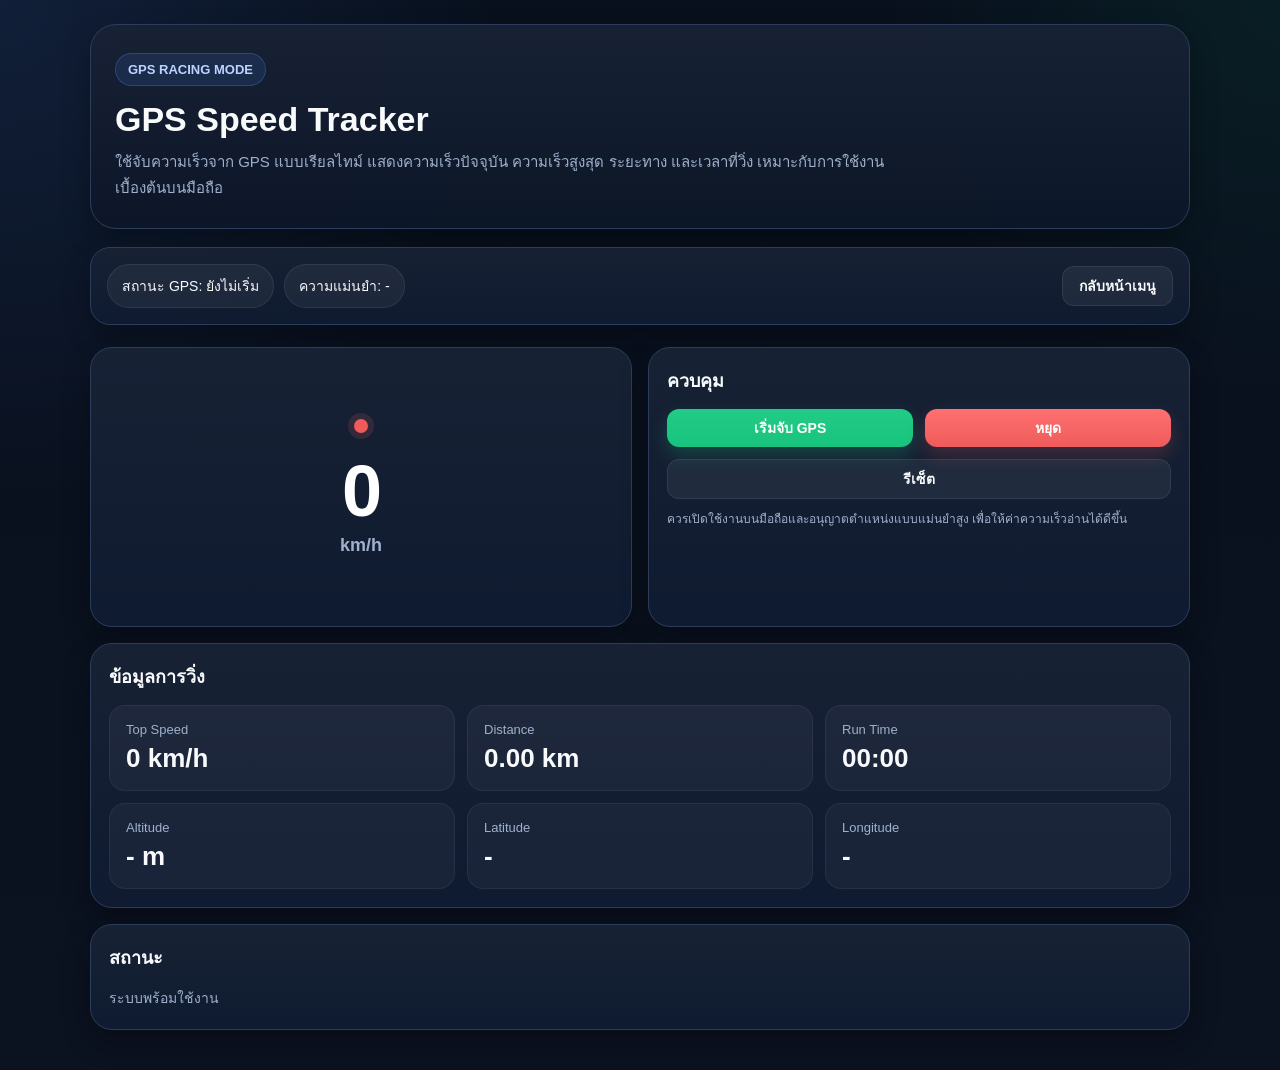
<file: gps.html>
<!doctype html>
<html lang="th">
<head>
  <meta charset="utf-8">
  <meta name="viewport" content="width=device-width, initial-scale=1">
  <title>TR REMAP GPS Racing</title>
  <style>
    :root{
      --bg:#0b1220;
      --panel:#182235;
      --panel-2:#0f1b31;
      --panel-3:#0c1628;
      --border:#2c3d5c;
      --text:#f8fafc;
      --muted:#9fb0cd;
      --blue:#4f8cff;
      --green:#18c37e;
      --red:#ef5b5b;
      --yellow:#f4c95d;
      --shadow:0 12px 28px rgba(0,0,0,.28);
    }

    *{
      box-sizing:border-box;
    }

    body{
      margin:0;
      font-family:Arial, Helvetica, sans-serif;
      background:
        radial-gradient(circle at top left, rgba(79,140,255,.12), transparent 30%),
        radial-gradient(circle at top right, rgba(24,195,126,.08), transparent 24%),
        linear-gradient(180deg, #08101d 0%, #0b1220 100%);
      color:var(--text);
      min-height:100vh;
    }

    .container{
      width:min(1100px, calc(100% - 24px));
      margin:24px auto 40px;
    }

    .hero{
      background:linear-gradient(180deg, rgba(24,34,53,.95), rgba(12,22,40,.95));
      border:1px solid var(--border);
      border-radius:26px;
      padding:28px 24px;
      box-shadow:var(--shadow);
      margin-bottom:18px;
    }

    .badge{
      display:inline-flex;
      align-items:center;
      gap:8px;
      padding:8px 12px;
      border-radius:999px;
      background:rgba(79,140,255,.12);
      border:1px solid rgba(79,140,255,.28);
      color:#bdd3ff;
      font-size:13px;
      font-weight:700;
      margin-bottom:14px;
    }

    .hero h1{
      margin:0;
      font-size:34px;
      line-height:1.15;
    }

    .subtitle{
      margin-top:10px;
      color:var(--muted);
      font-size:15px;
      line-height:1.7;
      max-width:780px;
    }

    .topbar{
      display:flex;
      justify-content:space-between;
      align-items:center;
      gap:14px;
      flex-wrap:wrap;
      margin:18px 0 22px;
      background:linear-gradient(180deg, rgba(24,34,53,.92), rgba(15,27,49,.92));
      border:1px solid var(--border);
      border-radius:20px;
      padding:16px;
      box-shadow:var(--shadow);
    }

    .topbar-left{
      display:flex;
      gap:10px;
      flex-wrap:wrap;
      align-items:center;
      flex:1 1 320px;
      min-width:0;
    }

    .user-pill{
      padding:10px 14px;
      border-radius:999px;
      background:rgba(255,255,255,.05);
      border:1px solid rgba(255,255,255,.08);
      color:var(--text);
      font-size:14px;
      white-space:nowrap;
    }

    .user-actions{
      display:flex;
      gap:10px;
      flex-wrap:wrap;
      justify-content:flex-end;
      flex:1 1 320px;
    }

    .btn{
      border:none;
      outline:none;
      cursor:pointer;
      border-radius:12px;
      padding:12px 16px;
      font-size:14px;
      font-weight:700;
      transition:.18s ease;
      text-decoration:none;
      display:inline-flex;
      align-items:center;
      justify-content:center;
      line-height:1;
      white-space:nowrap;
    }

    .btn:hover{
      transform:translateY(-1px);
    }

    .btn.primary{
      background:linear-gradient(180deg, #5a95ff, #3f7fff);
      color:#fff;
      box-shadow:0 8px 18px rgba(79,140,255,.28);
    }

    .btn.secondary{
      background:rgba(255,255,255,.06);
      color:var(--text);
      border:1px solid rgba(255,255,255,.08);
    }

    .btn.success{
      background:linear-gradient(180deg, #22cc86, #18c37e);
      color:#fff;
      box-shadow:0 8px 18px rgba(24,195,126,.24);
    }

    .btn.danger{
      background:linear-gradient(180deg, #ff7070, #ef5b5b);
      color:#fff;
      box-shadow:0 8px 18px rgba(239,91,91,.22);
    }

    .grid{
      display:grid;
      grid-template-columns:repeat(12, 1fr);
      gap:16px;
    }

    .card{
      background:linear-gradient(180deg, rgba(24,34,53,.96), rgba(15,27,49,.96));
      border:1px solid var(--border);
      border-radius:22px;
      padding:18px;
      box-shadow:var(--shadow);
    }

    .card h3{
      margin:0 0 14px;
      font-size:18px;
    }

    .speed-card{
      grid-column:span 6;
      display:flex;
      flex-direction:column;
      justify-content:center;
      align-items:center;
      min-height:280px;
    }

    .controls-card{
      grid-column:span 6;
    }

    .stats-card{
      grid-column:span 12;
    }

    .status-card{
      grid-column:span 12;
    }

    .speed-value{
      font-size:72px;
      font-weight:900;
      line-height:1;
      letter-spacing:-2px;
      color:#ffffff;
      margin-top:8px;
    }

    .speed-unit{
      margin-top:8px;
      font-size:18px;
      color:var(--muted);
      font-weight:700;
    }

    .gps-dot{
      width:14px;
      height:14px;
      border-radius:50%;
      background:var(--red);
      box-shadow:0 0 0 6px rgba(239,91,91,.14);
      margin-bottom:14px;
    }

    .gps-dot.active{
      background:var(--green);
      box-shadow:0 0 0 6px rgba(24,195,126,.14);
    }

    .stats{
      display:grid;
      grid-template-columns:repeat(3, 1fr);
      gap:12px;
    }

    .stat-box{
      background:rgba(255,255,255,.04);
      border:1px solid rgba(255,255,255,.06);
      border-radius:16px;
      padding:16px;
    }

    .stat-label{
      color:var(--muted);
      font-size:13px;
      margin-bottom:6px;
    }

    .stat-value{
      font-size:26px;
      font-weight:800;
    }

    .controls{
      display:flex;
      gap:12px;
      flex-wrap:wrap;
    }

    .controls .btn{
      flex:1 1 180px;
    }

    .status-text{
      color:var(--muted);
      line-height:1.8;
      font-size:14px;
      white-space:pre-line;
    }

    .mini-note{
      margin-top:10px;
      font-size:12px;
      color:var(--muted);
      line-height:1.7;
    }

    @media (max-width:900px){
      .speed-card,
      .controls-card,
      .stats-card,
      .status-card{
        grid-column:span 12;
      }

      .stats{
        grid-template-columns:repeat(2, 1fr);
      }
    }

    @media (max-width:720px){
      .container{
        width:min(100% - 14px, 1100px);
      }

      .hero{
        padding:22px 16px;
      }

      .hero h1{
        font-size:27px;
      }

      .topbar{
        padding:14px;
        flex-direction:column;
        align-items:stretch;
      }

      .topbar-left,
      .user-actions{
        width:100%;
        flex:unset;
      }

      .user-actions{
        justify-content:stretch;
      }

      .user-actions .btn,
      .controls .btn{
        flex:1 1 100%;
        width:100%;
      }

      .speed-value{
        font-size:56px;
      }

      .stats{
        grid-template-columns:1fr;
      }
    }
  </style>
</head>
<body>
  <div class="container">
    <section class="hero">
      <div class="badge">GPS RACING MODE</div>
      <h1>GPS Speed Tracker</h1>
      <div class="subtitle">
        ใช้จับความเร็วจาก GPS แบบเรียลไทม์ แสดงความเร็วปัจจุบัน ความเร็วสูงสุด ระยะทาง และเวลาที่วิ่ง
        เหมาะกับการใช้งานเบื้องต้นบนมือถือ
      </div>
    </section>

    <div class="topbar">
      <div class="topbar-left">
        <div class="user-pill" id="gpsStatus">สถานะ GPS: ยังไม่เริ่ม</div>
        <div class="user-pill" id="gpsAccuracy">ความแม่นยำ: -</div>
      </div>

      <div class="user-actions">
        <a class="btn secondary" href="index.html">กลับหน้าเมนู</a>
      </div>
    </div>

    <section class="grid">
      <div class="card speed-card">
        <div class="gps-dot" id="gpsDot"></div>
        <div class="speed-value" id="speedValue">0</div>
        <div class="speed-unit">km/h</div>
      </div>

      <div class="card controls-card">
        <h3>ควบคุม</h3>
        <div class="controls">
          <button class="btn success" onclick="startGPS()">เริ่มจับ GPS</button>
          <button class="btn danger" onclick="stopGPS()">หยุด</button>
          <button class="btn secondary" onclick="resetGPS()">รีเซ็ต</button>
        </div>
        <div class="mini-note">
          ควรเปิดใช้งานบนมือถือและอนุญาตตำแหน่งแบบแม่นยำสูง เพื่อให้ค่าความเร็วอ่านได้ดีขึ้น
        </div>
      </div>

      <div class="card stats-card">
        <h3>ข้อมูลการวิ่ง</h3>
        <div class="stats">
          <div class="stat-box">
            <div class="stat-label">Top Speed</div>
            <div class="stat-value" id="topSpeed">0 km/h</div>
          </div>
          <div class="stat-box">
            <div class="stat-label">Distance</div>
            <div class="stat-value" id="distanceValue">0.00 km</div>
          </div>
          <div class="stat-box">
            <div class="stat-label">Run Time</div>
            <div class="stat-value" id="timeValue">00:00</div>
          </div>
          <div class="stat-box">
            <div class="stat-label">Altitude</div>
            <div class="stat-value" id="altitudeValue">- m</div>
          </div>
          <div class="stat-box">
            <div class="stat-label">Latitude</div>
            <div class="stat-value" id="latValue">-</div>
          </div>
          <div class="stat-box">
            <div class="stat-label">Longitude</div>
            <div class="stat-value" id="lngValue">-</div>
          </div>
        </div>
      </div>

      <div class="card status-card">
        <h3>สถานะ</h3>
        <div class="status-text" id="statusText">ระบบพร้อมใช้งาน</div>
      </div>
    </section>
  </div>

  <script>
    let watchId = null;
    let isTracking = false;
    let startTime = null;
    let timerInterval = null;

    let lastLat = null;
    let lastLng = null;
    let totalDistanceM = 0;
    let topSpeed = 0;

    const speedValue = document.getElementById("speedValue");
    const topSpeedEl = document.getElementById("topSpeed");
    const distanceValue = document.getElementById("distanceValue");
    const timeValue = document.getElementById("timeValue");
    const altitudeValue = document.getElementById("altitudeValue");
    const latValue = document.getElementById("latValue");
    const lngValue = document.getElementById("lngValue");
    const gpsStatus = document.getElementById("gpsStatus");
    const gpsAccuracy = document.getElementById("gpsAccuracy");
    const statusText = document.getElementById("statusText");
    const gpsDot = document.getElementById("gpsDot");

    function setStatus(text) {
      statusText.textContent = text;
    }

    function formatTime(ms) {
      const totalSeconds = Math.floor(ms / 1000);
      const minutes = Math.floor(totalSeconds / 60);
      const seconds = totalSeconds % 60;
      return `${String(minutes).padStart(2, "0")}:${String(seconds).padStart(2, "0")}`;
    }

    function updateTimer() {
      if (!startTime) return;
      const elapsed = Date.now() - startTime;
      timeValue.textContent = formatTime(elapsed);
    }

    function toKmH(ms) {
      return Math.max(0, ms * 3.6);
    }

    function haversineDistance(lat1, lon1, lat2, lon2) {
      const R = 6371000;
      const toRad = deg => deg * Math.PI / 180;

      const dLat = toRad(lat2 - lat1);
      const dLon = toRad(lon2 - lon1);

      const a =
        Math.sin(dLat / 2) * Math.sin(dLat / 2) +
        Math.cos(toRad(lat1)) * Math.cos(toRad(lat2)) *
        Math.sin(dLon / 2) * Math.sin(dLon / 2);

      const c = 2 * Math.atan2(Math.sqrt(a), Math.sqrt(1 - a));
      return R * c;
    }

    function updatePosition(position) {
      const coords = position.coords;
      const lat = coords.latitude;
      const lng = coords.longitude;
      const accuracy = coords.accuracy;
      const altitude = coords.altitude;
      const gpsSpeed = coords.speed;

      let speedKmH = 0;

      if (gpsSpeed !== null && !isNaN(gpsSpeed)) {
        speedKmH = toKmH(gpsSpeed);
      }

      if (speedKmH > topSpeed) {
        topSpeed = speedKmH;
      }

      if (lastLat !== null && lastLng !== null) {
        const segment = haversineDistance(lastLat, lastLng, lat, lng);

        if (segment >= 1 && segment <= 1000) {
          totalDistanceM += segment;
        }
      }

      lastLat = lat;
      lastLng = lng;

      speedValue.textContent = speedKmH.toFixed(1);
      topSpeedEl.textContent = `${topSpeed.toFixed(1)} km/h`;
      distanceValue.textContent = `${(totalDistanceM / 1000).toFixed(2)} km`;
      altitudeValue.textContent = altitude !== null && !isNaN(altitude)
        ? `${altitude.toFixed(1)} m`
        : "- m";

      latValue.textContent = lat.toFixed(6);
      lngValue.textContent = lng.toFixed(6);

      gpsStatus.textContent = "สถานะ GPS: กำลังจับสัญญาณ";
      gpsAccuracy.textContent = `ความแม่นยำ: ±${accuracy.toFixed(0)} m`;

      gpsDot.classList.add("active");

      setStatus(
        `จับตำแหน่งสำเร็จ
ความเร็วปัจจุบัน ${speedKmH.toFixed(1)} km/h
ระยะทางรวม ${(totalDistanceM / 1000).toFixed(2)} km`
      );
    }

    function handleError(error) {
      gpsDot.classList.remove("active");
      gpsStatus.textContent = "สถานะ GPS: มีปัญหา";
      gpsAccuracy.textContent = "ความแม่นยำ: -";

      switch (error.code) {
        case error.PERMISSION_DENIED:
          setStatus("ผู้ใช้ไม่อนุญาตให้เข้าถึงตำแหน่ง");
          break;
        case error.POSITION_UNAVAILABLE:
          setStatus("ไม่สามารถอ่านข้อมูลตำแหน่งได้");
          break;
        case error.TIMEOUT:
          setStatus("หมดเวลารอการตอบกลับจาก GPS");
          break;
        default:
          setStatus("เกิดข้อผิดพลาดในการอ่าน GPS");
          break;
      }
    }

    function startGPS() {
      if (!navigator.geolocation) {
        setStatus("อุปกรณ์นี้ไม่รองรับ Geolocation");
        return;
      }

      if (isTracking) {
        setStatus("กำลังจับ GPS อยู่แล้ว");
        return;
      }

      isTracking = true;
      startTime = Date.now();

      if (timerInterval) clearInterval(timerInterval);
      timerInterval = setInterval(updateTimer, 1000);
      updateTimer();

      gpsStatus.textContent = "สถานะ GPS: กำลังเริ่มต้น...";
      setStatus("กำลังขอสิทธิ์และเริ่มจับ GPS");

      watchId = navigator.geolocation.watchPosition(
        updatePosition,
        handleError,
        {
          enableHighAccuracy: true,
          maximumAge: 0,
          timeout: 10000
        }
      );
    }

    function stopGPS() {
      if (watchId !== null) {
        navigator.geolocation.clearWatch(watchId);
        watchId = null;
      }

      if (timerInterval) {
        clearInterval(timerInterval);
        timerInterval = null;
      }

      isTracking = false;
      gpsDot.classList.remove("active");
      gpsStatus.textContent = "สถานะ GPS: หยุดแล้ว";
      setStatus("หยุดการจับ GPS แล้ว");
    }

    function resetGPS() {
      stopGPS();

      startTime = null;
      lastLat = null;
      lastLng = null;
      totalDistanceM = 0;
      topSpeed = 0;

      speedValue.textContent = "0";
      topSpeedEl.textContent = "0 km/h";
      distanceValue.textContent = "0.00 km";
      timeValue.textContent = "00:00";
      altitudeValue.textContent = "- m";
      latValue.textContent = "-";
      lngValue.textContent = "-";
      gpsStatus.textContent = "สถานะ GPS: ยังไม่เริ่ม";
      gpsAccuracy.textContent = "ความแม่นยำ: -";
      setStatus("รีเซ็ตข้อมูลเรียบร้อย");
    }
  </script>
</body>
</html>
</file>
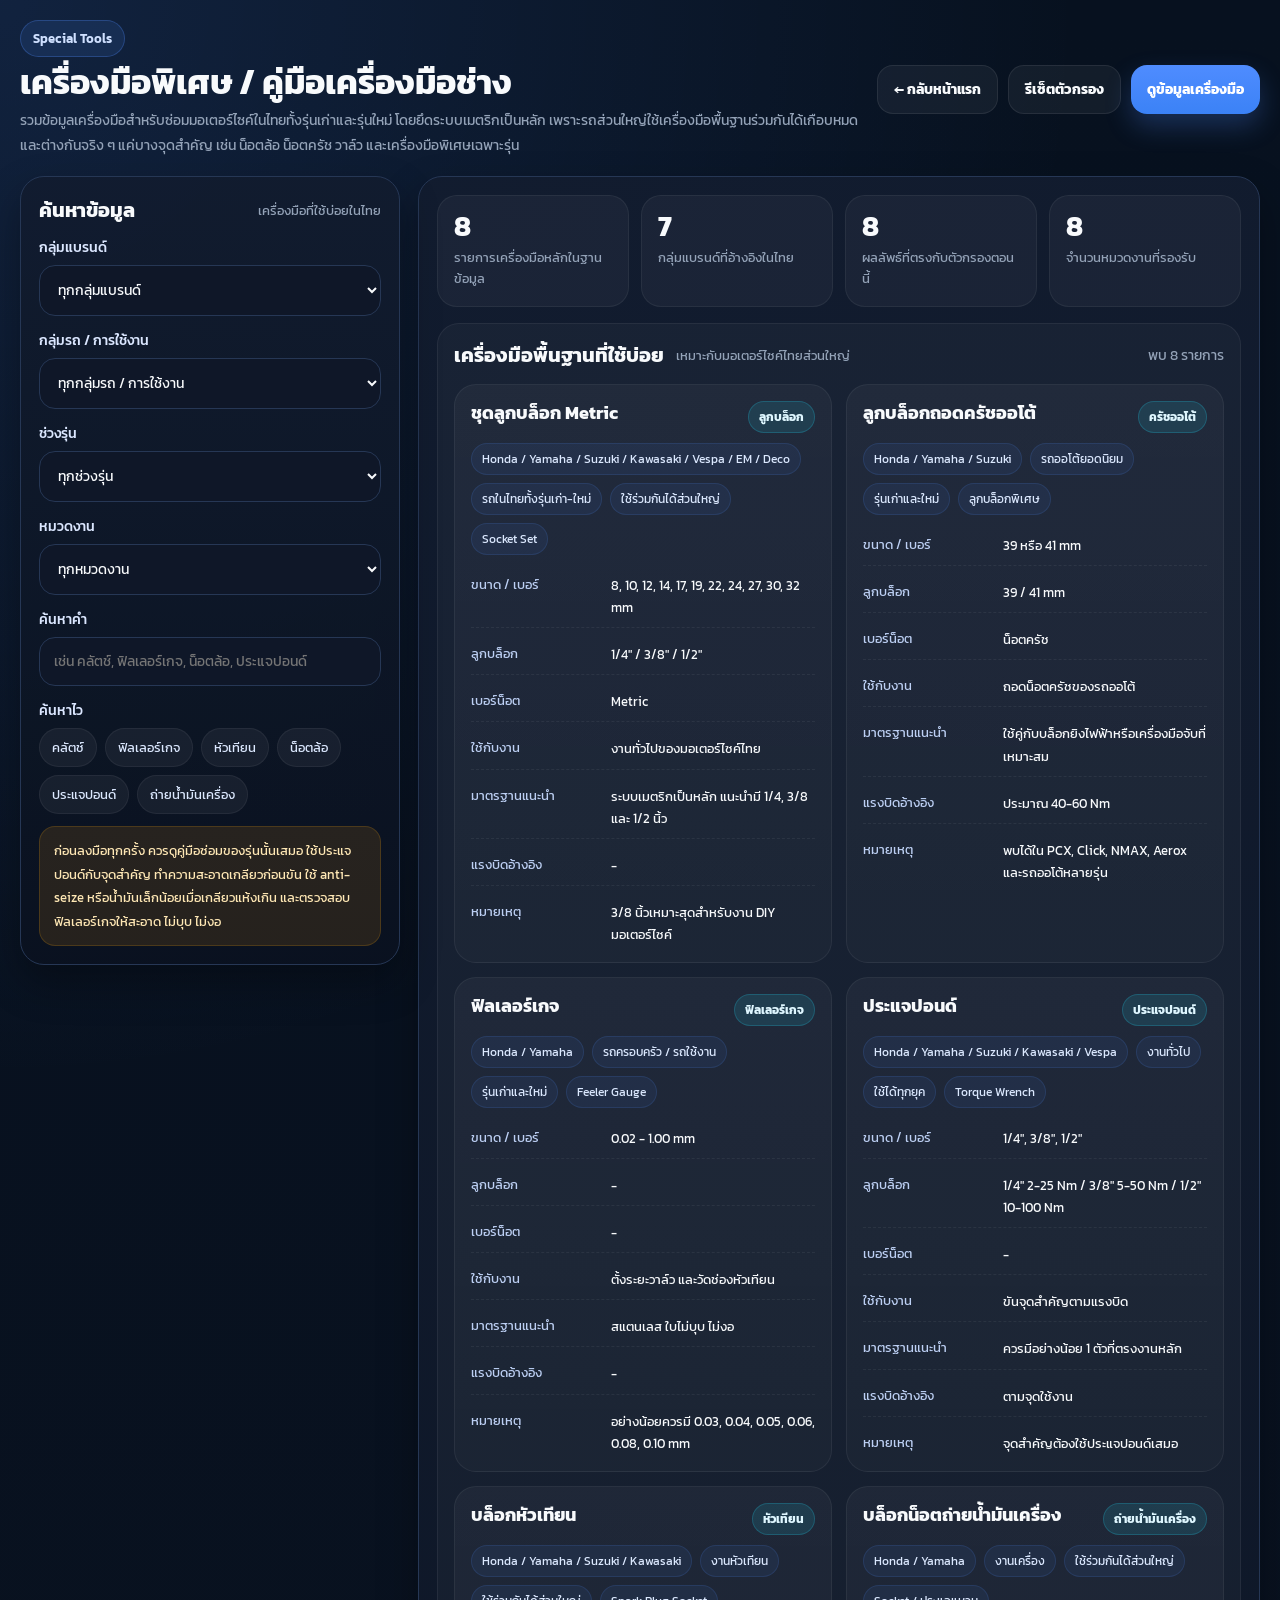
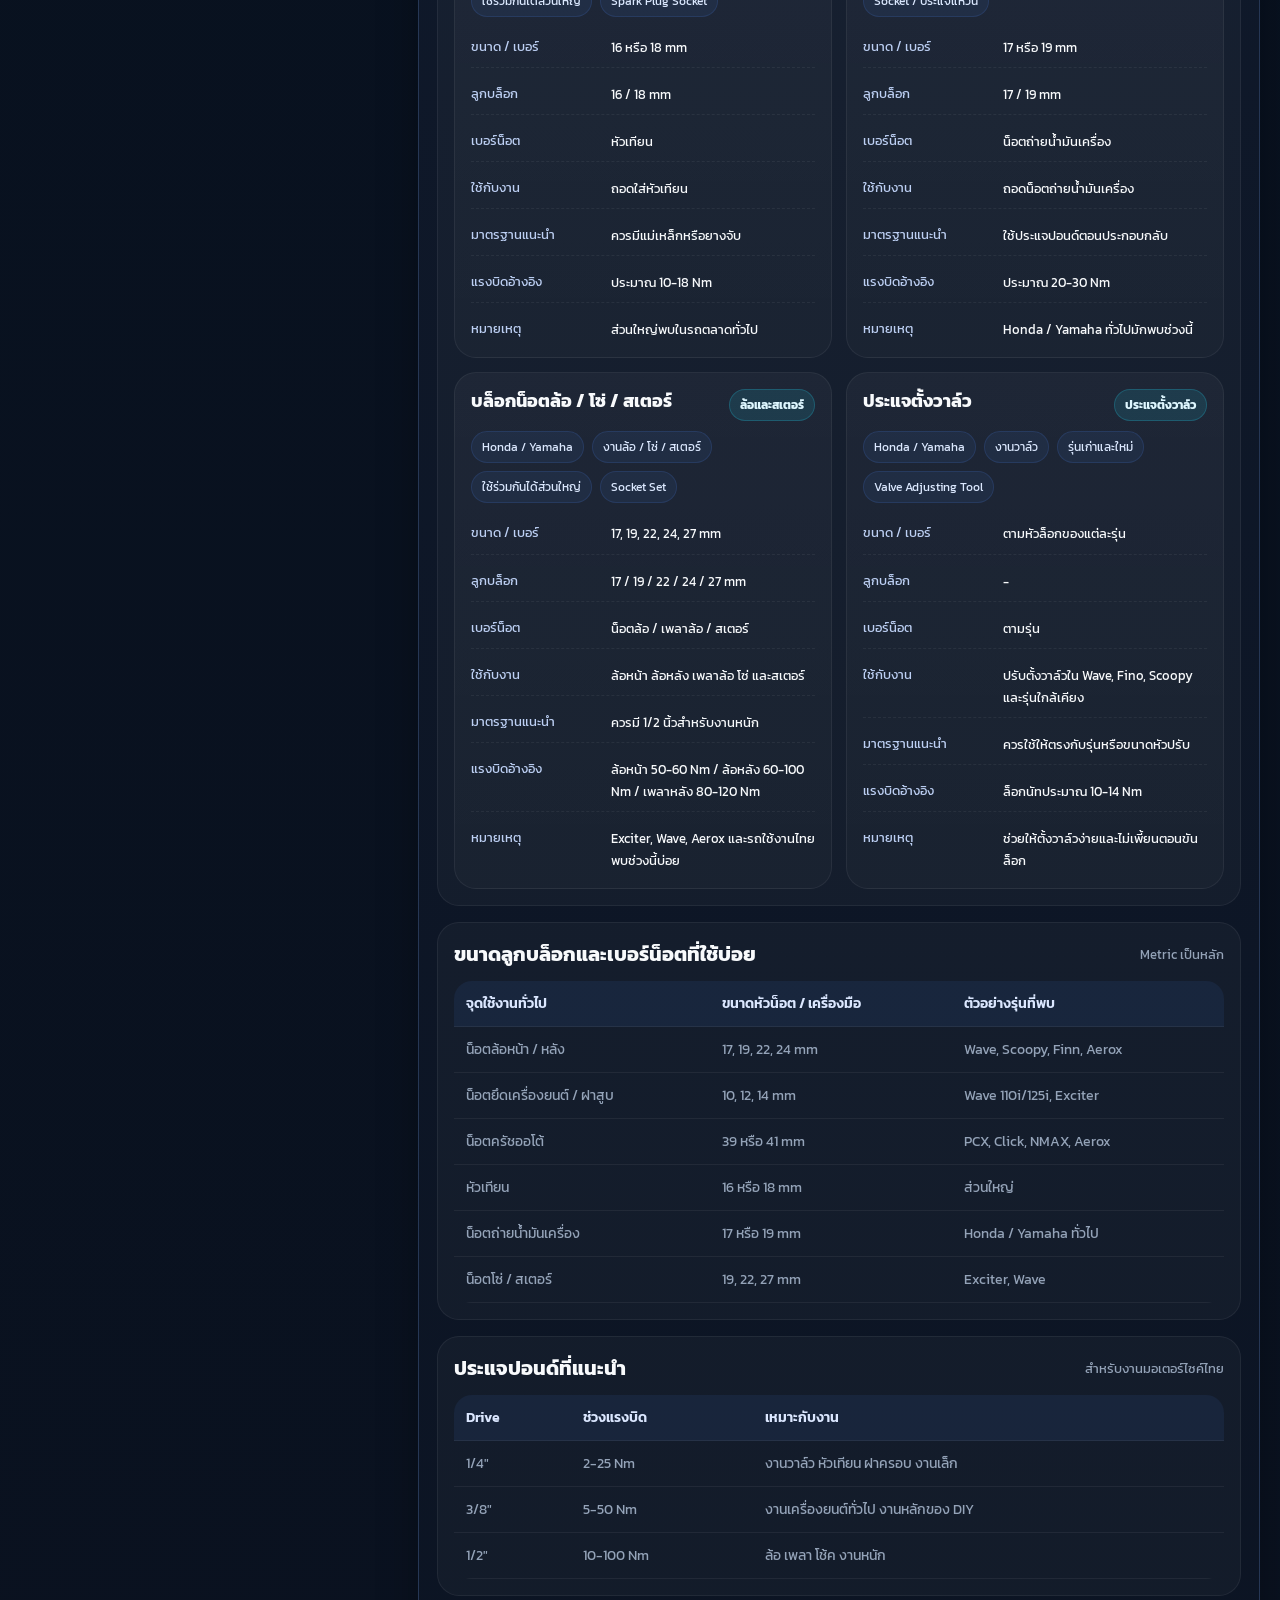
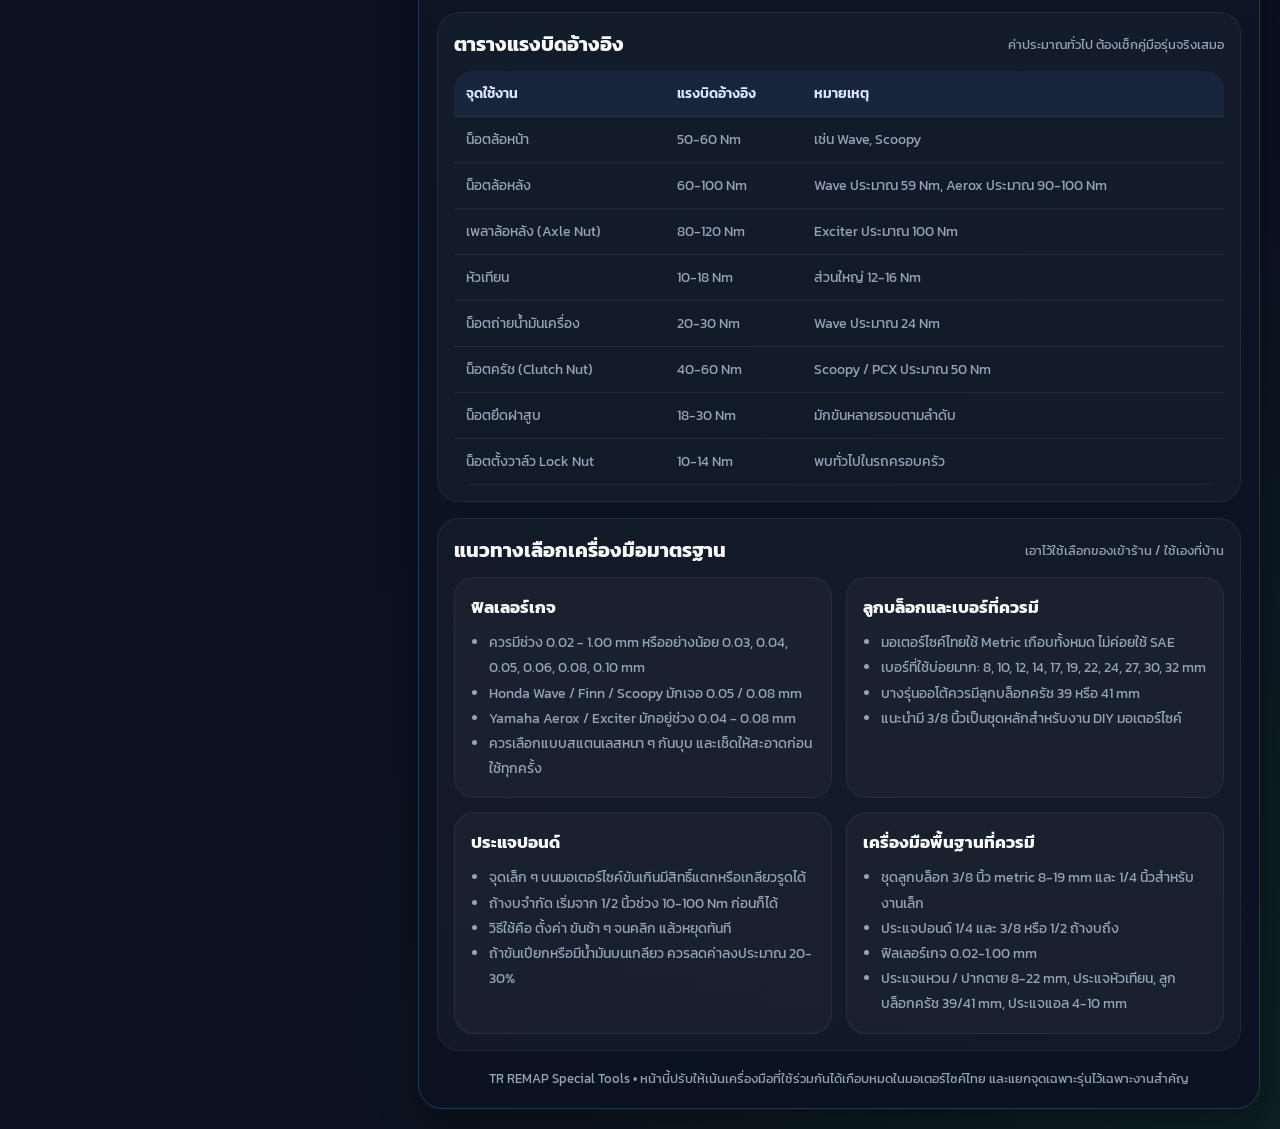
<file: Tools.html>
<!doctype html>
<html lang="th">
<head>
  <meta charset="utf-8">
  <meta name="viewport" content="width=device-width, initial-scale=1">
  <title>เครื่องมือพิเศษ - TR REMAP</title>
  <link href="https://fonts.googleapis.com/css2?family=Kanit:wght@300;400;500;600;700&display=swap" rel="stylesheet">
  <style>
    :root{
      --bg:#07111f;
      --bg2:#0b1220;
      --panel:#121c2f;
      --panel2:#0f1728;
      --panel3:#0c1628;
      --border:#263755;
      --text:#f8fafc;
      --muted:#94a3b8;
      --blue:#4f8cff;
      --blue2:#3b82f6;
      --green:#22c55e;
      --yellow:#f59e0b;
      --cyan:#22d3ee;
      --shadow:0 18px 40px rgba(0,0,0,.32);
      --radius:24px;
    }

    *{ box-sizing:border-box; }

    html,body{
      margin:0;
      min-height:100%;
      font-family:'Kanit',sans-serif;
      color:var(--text);
      background:
        radial-gradient(circle at top left, rgba(79,140,255,.14), transparent 24%),
        radial-gradient(circle at bottom right, rgba(34,197,94,.08), transparent 22%),
        linear-gradient(180deg, var(--bg) 0%, var(--bg2) 100%);
    }

    body{ padding:20px; }

    .page{
      max-width:1280px;
      margin:0 auto;
    }

    .topbar{
      display:flex;
      justify-content:space-between;
      align-items:center;
      gap:14px;
      margin-bottom:18px;
      flex-wrap:wrap;
    }

    .brand-wrap{
      display:flex;
      flex-direction:column;
      gap:6px;
    }

    .badge{
      display:inline-flex;
      align-items:center;
      gap:8px;
      width:max-content;
      padding:8px 12px;
      border-radius:999px;
      border:1px solid rgba(79,140,255,.28);
      background:rgba(79,140,255,.12);
      color:#cfe0ff;
      font-size:13px;
      font-weight:600;
    }

    .topbar h1{
      margin:0;
      font-size:34px;
      line-height:1.15;
    }

    .topbar p{
      margin:0;
      color:var(--muted);
      font-size:14px;
      line-height:1.8;
      max-width:840px;
    }

    .actions{
      display:flex;
      gap:10px;
      flex-wrap:wrap;
    }

    .btn{
      border:none;
      cursor:pointer;
      border-radius:16px;
      padding:13px 16px;
      font-family:inherit;
      font-size:14px;
      font-weight:700;
      transition:.18s ease;
    }

    .btn:hover{ transform:translateY(-1px); }

    .btn-primary{
      color:#fff;
      background:linear-gradient(180deg, var(--blue), var(--blue2));
      box-shadow:0 12px 26px rgba(79,140,255,.25);
    }

    .btn-ghost{
      color:var(--text);
      background:rgba(255,255,255,.05);
      border:1px solid rgba(255,255,255,.08);
    }

    .actions a.btn{
      display:inline-flex;
      align-items:center;
      justify-content:center;
      text-decoration:none;
    }

    .shell{
      display:grid;
      grid-template-columns:380px 1fr;
      gap:18px;
    }

    .panel{
      background:linear-gradient(180deg, rgba(18,28,47,.95), rgba(10,18,32,.96));
      border:1px solid var(--border);
      border-radius:var(--radius);
      box-shadow:var(--shadow);
    }

    .sidebar{
      padding:18px;
      position:sticky;
      top:20px;
      height:max-content;
    }

    .content{ padding:18px; }

    .section-title{
      display:flex;
      align-items:center;
      justify-content:space-between;
      gap:12px;
      margin-bottom:12px;
      flex-wrap:wrap;
    }

    .section-title h2{
      margin:0;
      font-size:20px;
    }

    .section-title span{
      color:var(--muted);
      font-size:13px;
    }

    .grid{ display:grid; gap:14px; }

    .field{ display:grid; gap:7px; }

    .field label{
      font-size:14px;
      color:#dbe7ff;
      font-weight:500;
    }

    .field input,
    .field select{
      width:100%;
      border:1px solid var(--border);
      background:var(--panel2);
      color:var(--text);
      outline:none;
      border-radius:16px;
      padding:13px 14px;
      font-family:inherit;
      font-size:14px;
      transition:.18s ease;
    }

    .field input:focus,
    .field select:focus{
      border-color:var(--blue);
      box-shadow:0 0 0 3px rgba(79,140,255,.14);
    }

    .quick-tags{
      display:flex;
      flex-wrap:wrap;
      gap:8px;
    }

    .tag{
      padding:9px 12px;
      border-radius:999px;
      background:rgba(255,255,255,.05);
      border:1px solid rgba(255,255,255,.06);
      color:#dce9ff;
      font-size:13px;
      cursor:pointer;
      user-select:none;
      transition:.18s ease;
    }

    .tag:hover{
      transform:translateY(-1px);
      border-color:rgba(79,140,255,.24);
      background:rgba(79,140,255,.1);
    }

    .summary{
      display:grid;
      grid-template-columns:repeat(4,1fr);
      gap:12px;
      margin-bottom:16px;
    }

    .summary-card{
      padding:16px;
      border-radius:20px;
      border:1px solid rgba(255,255,255,.06);
      background:rgba(255,255,255,.04);
    }

    .summary-card .num{
      font-size:28px;
      font-weight:700;
      line-height:1;
      margin-bottom:8px;
    }

    .summary-card .txt{
      color:var(--muted);
      font-size:13px;
      line-height:1.6;
    }

    .content-block{
      padding:16px;
      border-radius:22px;
      border:1px solid rgba(255,255,255,.06);
      background:rgba(255,255,255,.03);
      margin-bottom:16px;
    }

    .result-toolbar{
      display:flex;
      justify-content:space-between;
      align-items:center;
      gap:12px;
      flex-wrap:wrap;
      margin-bottom:14px;
    }

    .result-count{
      color:var(--muted);
      font-size:14px;
    }

    .cards{
      display:grid;
      grid-template-columns:repeat(2,minmax(0,1fr));
      gap:14px;
    }

    .tool-card{
      border:1px solid rgba(255,255,255,.06);
      background:linear-gradient(180deg, rgba(255,255,255,.04), rgba(255,255,255,.025));
      border-radius:22px;
      padding:16px;
      transition:.18s ease;
    }

    .tool-card:hover{
      transform:translateY(-2px);
      border-color:rgba(79,140,255,.22);
      box-shadow:0 16px 30px rgba(0,0,0,.18);
    }

    .tool-head{
      display:flex;
      justify-content:space-between;
      align-items:flex-start;
      gap:12px;
      margin-bottom:10px;
    }

    .tool-title{
      margin:0;
      font-size:18px;
      line-height:1.35;
    }

    .tool-pill{
      padding:6px 10px;
      border-radius:999px;
      font-size:12px;
      font-weight:700;
      color:#dff7ff;
      background:rgba(34,211,238,.12);
      border:1px solid rgba(34,211,238,.22);
      white-space:nowrap;
    }

    .meta{
      display:flex;
      flex-wrap:wrap;
      gap:8px;
      margin-bottom:12px;
    }

    .meta span{
      padding:6px 10px;
      border-radius:999px;
      font-size:12px;
      color:#dce9ff;
      background:rgba(79,140,255,.08);
      border:1px solid rgba(79,140,255,.14);
    }

    .detail-list{
      display:grid;
      gap:8px;
      margin-top:10px;
    }

    .detail-row{
      display:grid;
      grid-template-columns:130px 1fr;
      gap:10px;
      align-items:start;
      padding:8px 0;
      border-bottom:1px dashed rgba(255,255,255,.06);
    }

    .detail-row:last-child{
      border-bottom:none;
      padding-bottom:0;
    }

    .detail-row .k{
      color:#bdd0f4;
      font-size:13px;
    }

    .detail-row .v{
      color:var(--text);
      font-size:13px;
      line-height:1.7;
    }

    .empty{
      padding:24px;
      text-align:center;
      color:var(--muted);
      border-radius:20px;
      border:1px dashed rgba(255,255,255,.09);
      background:rgba(255,255,255,.025);
    }

    .data-table{
      width:100%;
      border-collapse:collapse;
      overflow:hidden;
      border-radius:18px;
    }

    .data-table th,
    .data-table td{
      text-align:left;
      padding:12px 12px;
      border-bottom:1px solid rgba(255,255,255,.06);
      font-size:14px;
      vertical-align:top;
    }

    .data-table th{
      color:#dbe7ff;
      background:rgba(79,140,255,.08);
      font-weight:600;
    }

    .data-table td{
      color:var(--muted);
    }

    .guide-grid{
      display:grid;
      grid-template-columns:repeat(2,1fr);
      gap:14px;
    }

    .guide-card{
      padding:16px;
      border-radius:20px;
      border:1px solid rgba(255,255,255,.06);
      background:rgba(255,255,255,.03);
    }

    .guide-card h3{
      margin:0 0 10px;
      font-size:17px;
    }

    .guide-card ul{
      margin:0;
      padding-left:18px;
      color:var(--muted);
      line-height:1.8;
      font-size:14px;
    }

    .mini-note{
      margin-top:12px;
      padding:12px 14px;
      border-radius:16px;
      color:#ffe8b5;
      background:rgba(245,158,11,.12);
      border:1px solid rgba(245,158,11,.18);
      font-size:13px;
      line-height:1.8;
    }

    .footer-note{
      margin-top:16px;
      color:var(--muted);
      font-size:13px;
      line-height:1.8;
      text-align:center;
    }

    @media (max-width: 1100px){
      .shell{ grid-template-columns:1fr; }
      .sidebar{ position:static; }
      .summary{ grid-template-columns:repeat(2,1fr); }
      .cards{ grid-template-columns:1fr; }
      .guide-grid{ grid-template-columns:1fr; }
    }

    @media (max-width: 640px){
      body{ padding:14px; }
      .topbar h1{ font-size:28px; }
      .summary{ grid-template-columns:1fr; }
      .detail-row{ grid-template-columns:1fr; gap:4px; }
      .content,
      .sidebar{ padding:14px; }
    }
  </style>
</head>
<body>
  <div class="page">
    <div class="topbar">
      <div class="brand-wrap">
        <div class="badge">Special Tools</div>
        <h1>เครื่องมือพิเศษ / คู่มือเครื่องมือช่าง</h1>
        <p>
          รวมข้อมูลเครื่องมือสำหรับซ่อมมอเตอร์ไซค์ในไทยทั้งรุ่นเก่าและรุ่นใหม่ โดยยึดระบบเมตริกเป็นหลัก
          เพราะรถส่วนใหญ่ใช้เครื่องมือพื้นฐานร่วมกันได้เกือบหมด และต่างกันจริง ๆ แค่บางจุดสำคัญ เช่น น็อตล้อ น็อตครัช วาล์ว และเครื่องมือพิเศษเฉพาะรุ่น
        </p>
      </div>

      <div class="actions">
        <a href="index.html" class="btn btn-ghost">← กลับหน้าแรก</a>
        <button class="btn btn-ghost" type="button" onclick="resetFilters()">รีเซ็ตตัวกรอง</button>
        <button class="btn btn-primary" type="button" onclick="scrollToResults()">ดูข้อมูลเครื่องมือ</button>
      </div>
    </div>

    <div class="shell">
      <aside class="panel sidebar">
        <div class="section-title">
          <h2>ค้นหาข้อมูล</h2>
          <span>เครื่องมือที่ใช้บ่อยในไทย</span>
        </div>

        <div class="grid">
          <div class="field">
            <label for="brandFilter">กลุ่มแบรนด์</label>
            <select id="brandFilter"></select>
          </div>

          <div class="field">
            <label for="modelFilter">กลุ่มรถ / การใช้งาน</label>
            <select id="modelFilter"></select>
          </div>

          <div class="field">
            <label for="yearFilter">ช่วงรุ่น</label>
            <select id="yearFilter"></select>
          </div>

          <div class="field">
            <label for="categoryFilter">หมวดงาน</label>
            <select id="categoryFilter"></select>
          </div>

          <div class="field">
            <label for="searchInput">ค้นหาคำ</label>
            <input id="searchInput" type="text" placeholder="เช่น คลัตช์, ฟิลเลอร์เกจ, น็อตล้อ, ประแจปอนด์">
          </div>

          <div class="field">
            <label>ค้นหาไว</label>
            <div class="quick-tags">
              <div class="tag" onclick="setQuickSearch('คลัตช์')">คลัตช์</div>
              <div class="tag" onclick="setQuickSearch('ฟิลเลอร์เกจ')">ฟิลเลอร์เกจ</div>
              <div class="tag" onclick="setQuickSearch('หัวเทียน')">หัวเทียน</div>
              <div class="tag" onclick="setQuickSearch('น็อตล้อ')">น็อตล้อ</div>
              <div class="tag" onclick="setQuickSearch('ประแจปอนด์')">ประแจปอนด์</div>
              <div class="tag" onclick="setQuickSearch('ถ่ายน้ำมันเครื่อง')">ถ่ายน้ำมันเครื่อง</div>
            </div>
          </div>
        </div>

        <div class="mini-note">
          ก่อนลงมือทุกครั้ง ควรดูคู่มือซ่อมของรุ่นนั้นเสมอ ใช้ประแจปอนด์กับจุดสำคัญ ทำความสะอาดเกลียวก่อนขัน
          ใช้ anti-seize หรือน้ำมันเล็กน้อยเมื่อเกลียวแห้งเกิน และตรวจสอบฟิลเลอร์เกจให้สะอาด ไม่บุบ ไม่งอ
        </div>
      </aside>

      <main class="panel content">
        <div class="summary">
          <div class="summary-card">
            <div class="num" id="sumTools">0</div>
            <div class="txt">รายการเครื่องมือหลักในฐานข้อมูล</div>
          </div>
          <div class="summary-card">
            <div class="num" id="sumBrands">0</div>
            <div class="txt">กลุ่มแบรนด์ที่อ้างอิงในไทย</div>
          </div>
          <div class="summary-card">
            <div class="num" id="sumResults">0</div>
            <div class="txt">ผลลัพธ์ที่ตรงกับตัวกรองตอนนี้</div>
          </div>
          <div class="summary-card">
            <div class="num" id="sumCategories">0</div>
            <div class="txt">จำนวนหมวดงานที่รองรับ</div>
          </div>
        </div>

        <section class="content-block" id="resultSection">
          <div class="result-toolbar">
            <div class="section-title" style="margin:0;">
              <h2>เครื่องมือพื้นฐานที่ใช้บ่อย</h2>
              <span>เหมาะกับมอเตอร์ไซค์ไทยส่วนใหญ่</span>
            </div>
            <div class="result-count" id="resultCount">พบ 0 รายการ</div>
          </div>

          <div id="toolCards" class="cards"></div>
        </section>

        <section class="content-block">
          <div class="section-title">
            <h2>ขนาดลูกบล็อกและเบอร์น็อตที่ใช้บ่อย</h2>
            <span>Metric เป็นหลัก</span>
          </div>

          <div style="overflow:auto;">
            <table class="data-table">
              <thead>
                <tr>
                  <th>จุดใช้งานทั่วไป</th>
                  <th>ขนาดหัวน็อต / เครื่องมือ</th>
                  <th>ตัวอย่างรุ่นที่พบ</th>
                </tr>
              </thead>
              <tbody>
                <tr><td>น็อตล้อหน้า / หลัง</td><td>17, 19, 22, 24 mm</td><td>Wave, Scoopy, Finn, Aerox</td></tr>
                <tr><td>น็อตยึดเครื่องยนต์ / ฝาสูบ</td><td>10, 12, 14 mm</td><td>Wave 110i/125i, Exciter</td></tr>
                <tr><td>น็อตครัชออโต้</td><td>39 หรือ 41 mm</td><td>PCX, Click, NMAX, Aerox</td></tr>
                <tr><td>หัวเทียน</td><td>16 หรือ 18 mm</td><td>ส่วนใหญ่</td></tr>
                <tr><td>น็อตถ่ายน้ำมันเครื่อง</td><td>17 หรือ 19 mm</td><td>Honda / Yamaha ทั่วไป</td></tr>
                <tr><td>น็อตโซ่ / สเตอร์</td><td>19, 22, 27 mm</td><td>Exciter, Wave</td></tr>
              </tbody>
            </table>
          </div>
        </section>

        <section class="content-block">
          <div class="section-title">
            <h2>ประแจปอนด์ที่แนะนำ</h2>
            <span>สำหรับงานมอเตอร์ไซค์ไทย</span>
          </div>

          <div style="overflow:auto;">
            <table class="data-table">
              <thead>
                <tr>
                  <th>Drive</th>
                  <th>ช่วงแรงบิด</th>
                  <th>เหมาะกับงาน</th>
                </tr>
              </thead>
              <tbody>
                <tr><td>1/4&quot;</td><td>2-25 Nm</td><td>งานวาล์ว หัวเทียน ฝาครอบ งานเล็ก</td></tr>
                <tr><td>3/8&quot;</td><td>5-50 Nm</td><td>งานเครื่องยนต์ทั่วไป งานหลักของ DIY</td></tr>
                <tr><td>1/2&quot;</td><td>10-100 Nm</td><td>ล้อ เพลา โช้ค งานหนัก</td></tr>
              </tbody>
            </table>
          </div>
        </section>

        <section class="content-block">
          <div class="section-title">
            <h2>ตารางแรงบิดอ้างอิง</h2>
            <span>ค่าประมาณทั่วไป ต้องเช็กคู่มือรุ่นจริงเสมอ</span>
          </div>

          <div style="overflow:auto;">
            <table class="data-table">
              <thead>
                <tr>
                  <th>จุดใช้งาน</th>
                  <th>แรงบิดอ้างอิง</th>
                  <th>หมายเหตุ</th>
                </tr>
              </thead>
              <tbody id="torqueTableBody"></tbody>
            </table>
          </div>
        </section>

        <section class="content-block">
          <div class="section-title">
            <h2>แนวทางเลือกเครื่องมือมาตรฐาน</h2>
            <span>เอาไว้ใช้เลือกของเข้าร้าน / ใช้เองที่บ้าน</span>
          </div>

          <div class="guide-grid">
            <div class="guide-card">
              <h3>ฟิลเลอร์เกจ</h3>
              <ul>
                <li>ควรมีช่วง 0.02 - 1.00 mm หรืออย่างน้อย 0.03, 0.04, 0.05, 0.06, 0.08, 0.10 mm</li>
                <li>Honda Wave / Finn / Scoopy มักเจอ 0.05 / 0.08 mm</li>
                <li>Yamaha Aerox / Exciter มักอยู่ช่วง 0.04 - 0.08 mm</li>
                <li>ควรเลือกแบบสแตนเลสหนา ๆ กันบุบ และเช็ดให้สะอาดก่อนใช้ทุกครั้ง</li>
              </ul>
            </div>

            <div class="guide-card">
              <h3>ลูกบล็อกและเบอร์ที่ควรมี</h3>
              <ul>
                <li>มอเตอร์ไซค์ไทยใช้ Metric เกือบทั้งหมด ไม่ค่อยใช้ SAE</li>
                <li>เบอร์ที่ใช้บ่อยมาก: 8, 10, 12, 14, 17, 19, 22, 24, 27, 30, 32 mm</li>
                <li>บางรุ่นออโต้ควรมีลูกบล็อกครัช 39 หรือ 41 mm</li>
                <li>แนะนำมี 3/8 นิ้วเป็นชุดหลักสำหรับงาน DIY มอเตอร์ไซค์</li>
              </ul>
            </div>

            <div class="guide-card">
              <h3>ประแจปอนด์</h3>
              <ul>
                <li>จุดเล็ก ๆ บนมอเตอร์ไซค์ขันเกินมีสิทธิ์แตกหรือเกลียวรูดได้</li>
                <li>ถ้างบจำกัด เริ่มจาก 1/2 นิ้วช่วง 10-100 Nm ก่อนก็ได้</li>
                <li>วิธีใช้คือ ตั้งค่า ขันช้า ๆ จนคลิก แล้วหยุดทันที</li>
                <li>ถ้าขันเปียกหรือมีน้ำมันบนเกลียว ควรลดค่าลงประมาณ 20-30%</li>
              </ul>
            </div>

            <div class="guide-card">
              <h3>เครื่องมือพื้นฐานที่ควรมี</h3>
              <ul>
                <li>ชุดลูกบล็อก 3/8 นิ้ว metric 8-19 mm และ 1/4 นิ้วสำหรับงานเล็ก</li>
                <li>ประแจปอนด์ 1/4 และ 3/8 หรือ 1/2 ถ้างบถึง</li>
                <li>ฟิลเลอร์เกจ 0.02-1.00 mm</li>
                <li>ประแจแหวน / ปากตาย 8-22 mm, ประแจหัวเทียน, ลูกบล็อกครัช 39/41 mm, ประแจแอล 4-10 mm</li>
              </ul>
            </div>
          </div>
        </section>

        <div class="footer-note">
          TR REMAP Special Tools • หน้านี้ปรับให้เน้นเครื่องมือที่ใช้ร่วมกันได้เกือบหมดในมอเตอร์ไซค์ไทย และแยกจุดเฉพาะรุ่นไว้เฉพาะงานสำคัญ
        </div>
      </main>
    </div>
  </div>

  <script>
    const toolsData = [
      {
        brand: "Honda / Yamaha / Suzuki / Kawasaki / Vespa / EM / Deco",
        family: "รถในไทยทั้งรุ่นเก่า-ใหม่",
        year: "ใช้ร่วมกันได้ส่วนใหญ่",
        category: "ลูกบล็อก",
        toolName: "ชุดลูกบล็อก Metric",
        toolType: "Socket Set",
        size: "8, 10, 12, 14, 17, 19, 22, 24, 27, 30, 32 mm",
        standardTool: "ระบบเมตริกเป็นหลัก แนะนำมี 1/4, 3/8 และ 1/2 นิ้ว",
        useFor: "งานทั่วไปของมอเตอร์ไซค์ไทย",
        socketSize: "1/4\" / 3/8\" / 1/2\"",
        boltSize: "Metric",
        torque: "-",
        note: "3/8 นิ้วเหมาะสุดสำหรับงาน DIY มอเตอร์ไซค์",
        keywords: "ลูกบล็อก metric 8 10 12 14 17 19 22 24 27 30 32"
      },
      {
        brand: "Honda / Yamaha / Suzuki",
        family: "รถออโต้ยอดนิยม",
        year: "รุ่นเก่าและใหม่",
        category: "ครัชออโต้",
        toolName: "ลูกบล็อกถอดครัชออโต้",
        toolType: "ลูกบล็อกพิเศษ",
        size: "39 หรือ 41 mm",
        standardTool: "ใช้คู่กับบล็อกยิงไฟฟ้าหรือเครื่องมือจับที่เหมาะสม",
        useFor: "ถอดน็อตครัชของรถออโต้",
        socketSize: "39 / 41 mm",
        boltSize: "น็อตครัช",
        torque: "ประมาณ 40-60 Nm",
        note: "พบได้ใน PCX, Click, NMAX, Aerox และรถออโต้หลายรุ่น",
        keywords: "ครัชออโต้ 39 41 pcx click nmax aerox"
      },
      {
        brand: "Honda / Yamaha",
        family: "รถครอบครัว / รถใช้งาน",
        year: "รุ่นเก่าและใหม่",
        category: "ฟิลเลอร์เกจ",
        toolName: "ฟิลเลอร์เกจ",
        toolType: "Feeler Gauge",
        size: "0.02 - 1.00 mm",
        standardTool: "สแตนเลส ใบไม่บุบ ไม่งอ",
        useFor: "ตั้งระยะวาล์ว และวัดช่องหัวเทียน",
        socketSize: "-",
        boltSize: "-",
        torque: "-",
        note: "อย่างน้อยควรมี 0.03, 0.04, 0.05, 0.06, 0.08, 0.10 mm",
        keywords: "ฟิลเลอร์เกจ valve clearance 0.05 0.08"
      },
      {
        brand: "Honda / Yamaha / Suzuki / Kawasaki / Vespa",
        family: "งานทั่วไป",
        year: "ใช้ได้ทุกยุค",
        category: "ประแจปอนด์",
        toolName: "ประแจปอนด์",
        toolType: "Torque Wrench",
        size: "1/4\", 3/8\", 1/2\"",
        standardTool: "ควรมีอย่างน้อย 1 ตัวที่ตรงงานหลัก",
        useFor: "ขันจุดสำคัญตามแรงบิด",
        socketSize: "1/4\" 2-25 Nm / 3/8\" 5-50 Nm / 1/2\" 10-100 Nm",
        boltSize: "-",
        torque: "ตามจุดใช้งาน",
        note: "จุดสำคัญต้องใช้ประแจปอนด์เสมอ",
        keywords: "ประแจปอนด์ torque wrench"
      },
      {
        brand: "Honda / Yamaha / Suzuki / Kawasaki",
        family: "งานหัวเทียน",
        year: "ใช้ร่วมกันได้ส่วนใหญ่",
        category: "หัวเทียน",
        toolName: "บล็อกหัวเทียน",
        toolType: "Spark Plug Socket",
        size: "16 หรือ 18 mm",
        standardTool: "ควรมีแม่เหล็กหรือยางจับ",
        useFor: "ถอดใส่หัวเทียน",
        socketSize: "16 / 18 mm",
        boltSize: "หัวเทียน",
        torque: "ประมาณ 10-18 Nm",
        note: "ส่วนใหญ่พบในรถตลาดทั่วไป",
        keywords: "หัวเทียน 16 18 spark plug"
      },
      {
        brand: "Honda / Yamaha",
        family: "งานเครื่อง",
        year: "ใช้ร่วมกันได้ส่วนใหญ่",
        category: "ถ่ายน้ำมันเครื่อง",
        toolName: "บล็อกน็อตถ่ายน้ำมันเครื่อง",
        toolType: "Socket / ประแจแหวน",
        size: "17 หรือ 19 mm",
        standardTool: "ใช้ประแจปอนด์ตอนประกอบกลับ",
        useFor: "ถอดน็อตถ่ายน้ำมันเครื่อง",
        socketSize: "17 / 19 mm",
        boltSize: "น็อตถ่ายน้ำมันเครื่อง",
        torque: "ประมาณ 20-30 Nm",
        note: "Honda / Yamaha ทั่วไปมักพบช่วงนี้",
        keywords: "ถ่ายน้ำมันเครื่อง 17 19 drain bolt"
      },
      {
        brand: "Honda / Yamaha",
        family: "งานล้อ / โซ่ / สเตอร์",
        year: "ใช้ร่วมกันได้ส่วนใหญ่",
        category: "ล้อและสเตอร์",
        toolName: "บล็อกน็อตล้อ / โซ่ / สเตอร์",
        toolType: "Socket Set",
        size: "17, 19, 22, 24, 27 mm",
        standardTool: "ควรมี 1/2 นิ้วสำหรับงานหนัก",
        useFor: "ล้อหน้า ล้อหลัง เพลาล้อ โซ่ และสเตอร์",
        socketSize: "17 / 19 / 22 / 24 / 27 mm",
        boltSize: "น็อตล้อ / เพลาล้อ / สเตอร์",
        torque: "ล้อหน้า 50-60 Nm / ล้อหลัง 60-100 Nm / เพลาหลัง 80-120 Nm",
        note: "Exciter, Wave, Aerox และรถใช้งานไทยพบช่วงนี้บ่อย",
        keywords: "ล้อหน้า ล้อหลัง เพลาหลัง สเตอร์ โซ่"
      },
      {
        brand: "Honda / Yamaha",
        family: "งานวาล์ว",
        year: "รุ่นเก่าและใหม่",
        category: "ประแจตั้งวาล์ว",
        toolName: "ประแจตั้งวาล์ว",
        toolType: "Valve Adjusting Tool",
        size: "ตามหัวล็อกของแต่ละรุ่น",
        standardTool: "ควรใช้ให้ตรงกับรุ่นหรือขนาดหัวปรับ",
        useFor: "ปรับตั้งวาล์วใน Wave, Fino, Scoopy และรุ่นใกล้เคียง",
        socketSize: "-",
        boltSize: "ตามรุ่น",
        torque: "ล็อกนัทประมาณ 10-14 Nm",
        note: "ช่วยให้ตั้งวาล์วง่ายและไม่เพี้ยนตอนขันล็อก",
        keywords: "ประแจตั้งวาล์ว wave fino scoopy"
      }
    ];

    const torqueData = [
      { item: "น็อตล้อหน้า", torque: "50-60 Nm", note: "เช่น Wave, Scoopy" },
      { item: "น็อตล้อหลัง", torque: "60-100 Nm", note: "Wave ประมาณ 59 Nm, Aerox ประมาณ 90-100 Nm" },
      { item: "เพลาล้อหลัง (Axle Nut)", torque: "80-120 Nm", note: "Exciter ประมาณ 100 Nm" },
      { item: "หัวเทียน", torque: "10-18 Nm", note: "ส่วนใหญ่ 12-16 Nm" },
      { item: "น็อตถ่ายน้ำมันเครื่อง", torque: "20-30 Nm", note: "Wave ประมาณ 24 Nm" },
      { item: "น็อตครัช (Clutch Nut)", torque: "40-60 Nm", note: "Scoopy / PCX ประมาณ 50 Nm" },
      { item: "น็อตยึดฝาสูบ", torque: "18-30 Nm", note: "มักขันหลายรอบตามลำดับ" },
      { item: "น็อตตั้งวาล์ว Lock Nut", torque: "10-14 Nm", note: "พบทั่วไปในรถครอบครัว" }
    ];

    const brandFilter = document.getElementById("brandFilter");
    const modelFilter = document.getElementById("modelFilter");
    const yearFilter = document.getElementById("yearFilter");
    const categoryFilter = document.getElementById("categoryFilter");
    const searchInput = document.getElementById("searchInput");
    const toolCards = document.getElementById("toolCards");
    const resultCount = document.getElementById("resultCount");
    const torqueTableBody = document.getElementById("torqueTableBody");

    function uniqueValues(arr, key){
      return [...new Set(arr.map(x => x[key]).filter(Boolean))].sort((a,b) => String(a).localeCompare(String(b), 'th'));
    }

    function fillSelect(select, values, defaultText){
      select.innerHTML = "";
      const defaultOption = document.createElement("option");
      defaultOption.value = "";
      defaultOption.textContent = defaultText;
      select.appendChild(defaultOption);

      values.forEach(value => {
        const option = document.createElement("option");
        option.value = value;
        option.textContent = value;
        select.appendChild(option);
      });
    }

    function initFilters(){
      fillSelect(brandFilter, ["Honda", "Yamaha", "Suzuki", "Kawasaki", "Vespa", "EM", "Deco"], "ทุกกลุ่มแบรนด์");
      fillSelect(modelFilter, ["รถครอบครัว", "รถออโต้", "รถใช้งาน", "บิ๊กไบค์", "ไฟฟ้า", "ใช้ร่วมกันได้ส่วนใหญ่"], "ทุกกลุ่มรถ / การใช้งาน");
      fillSelect(yearFilter, ["รุ่นเก่าในไทย", "รุ่นใหม่ในไทย", "ปี 2025-2026", "ใช้ร่วมกันได้ส่วนใหญ่"], "ทุกช่วงรุ่น");
      fillSelect(categoryFilter, uniqueValues(toolsData, "category"), "ทุกหมวดงาน");
      updateSummary();
      renderTools();
      renderTorqueTable();
    }

    function getFilteredData(){
      const brand = brandFilter.value.trim().toLowerCase();
      const model = modelFilter.value.trim().toLowerCase();
      const year = yearFilter.value.trim().toLowerCase();
      const category = categoryFilter.value.trim();
      const keyword = searchInput.value.trim().toLowerCase();

      return toolsData.filter(item => {
        const textPool = [
          item.brand,
          item.family,
          item.year,
          item.category,
          item.toolName,
          item.toolType,
          item.size,
          item.standardTool,
          item.useFor,
          item.socketSize,
          item.boltSize,
          item.torque,
          item.note,
          item.keywords
        ].join(" ").toLowerCase();

        return (!brand || textPool.includes(brand)) &&
               (!model || textPool.includes(model)) &&
               (!year || textPool.includes(year) || year === "ใช้ร่วมกันได้ส่วนใหญ่") &&
               (!category || item.category === category) &&
               (!keyword || textPool.includes(keyword));
      });
    }

    function renderTools(){
      const filtered = getFilteredData();

      resultCount.textContent = `พบ ${filtered.length} รายการ`;
      document.getElementById("sumResults").textContent = filtered.length;

      if (!filtered.length){
        toolCards.innerHTML = `
          <div class="empty" style="grid-column:1/-1;">
            ไม่พบข้อมูลที่ตรงกับตัวกรอง<br>
            ลองเปลี่ยนกลุ่มแบรนด์ กลุ่มรถ หมวดงาน หรือคำค้นหาใหม่
          </div>
        `;
        return;
      }

      toolCards.innerHTML = filtered.map(item => `
        <article class="tool-card">
          <div class="tool-head">
            <div>
              <h3 class="tool-title">${item.toolName}</h3>
            </div>
            <div class="tool-pill">${item.category}</div>
          </div>

          <div class="meta">
            <span>${item.brand}</span>
            <span>${item.family}</span>
            <span>${item.year}</span>
            <span>${item.toolType}</span>
          </div>

          <div class="detail-list">
            <div class="detail-row"><div class="k">ขนาด / เบอร์</div><div class="v">${item.size || "-"}</div></div>
            <div class="detail-row"><div class="k">ลูกบล็อก</div><div class="v">${item.socketSize || "-"}</div></div>
            <div class="detail-row"><div class="k">เบอร์น็อต</div><div class="v">${item.boltSize || "-"}</div></div>
            <div class="detail-row"><div class="k">ใช้กับงาน</div><div class="v">${item.useFor || "-"}</div></div>
            <div class="detail-row"><div class="k">มาตรฐานแนะนำ</div><div class="v">${item.standardTool || "-"}</div></div>
            <div class="detail-row"><div class="k">แรงบิดอ้างอิง</div><div class="v">${item.torque || "-"}</div></div>
            <div class="detail-row"><div class="k">หมายเหตุ</div><div class="v">${item.note || "-"}</div></div>
          </div>
        </article>
      `).join("");
    }

    function renderTorqueTable(){
      torqueTableBody.innerHTML = torqueData.map(row => `
        <tr>
          <td>${row.item}</td>
          <td>${row.torque}</td>
          <td>${row.note}</td>
        </tr>
      `).join("");
    }

    function updateSummary(){
      document.getElementById("sumTools").textContent = toolsData.length;
      document.getElementById("sumBrands").textContent = 7;
      document.getElementById("sumCategories").textContent = new Set(toolsData.map(x => x.category)).size;
      document.getElementById("sumResults").textContent = toolsData.length;
    }

    function setQuickSearch(text){
      searchInput.value = text;
      renderTools();
      scrollToResults();
    }

    function resetFilters(){
      brandFilter.value = "";
      modelFilter.value = "";
      yearFilter.value = "";
      categoryFilter.value = "";
      searchInput.value = "";
      renderTools();
    }

    function scrollToResults(){
      document.getElementById("resultSection").scrollIntoView({
        behavior: "smooth",
        block: "start"
      });
    }

    brandFilter.addEventListener("change", renderTools);
    modelFilter.addEventListener("change", renderTools);
    yearFilter.addEventListener("change", renderTools);
    categoryFilter.addEventListener("change", renderTools);
    searchInput.addEventListener("input", renderTools);

    initFilters();
  </script>
</body>
</html>
</file>
